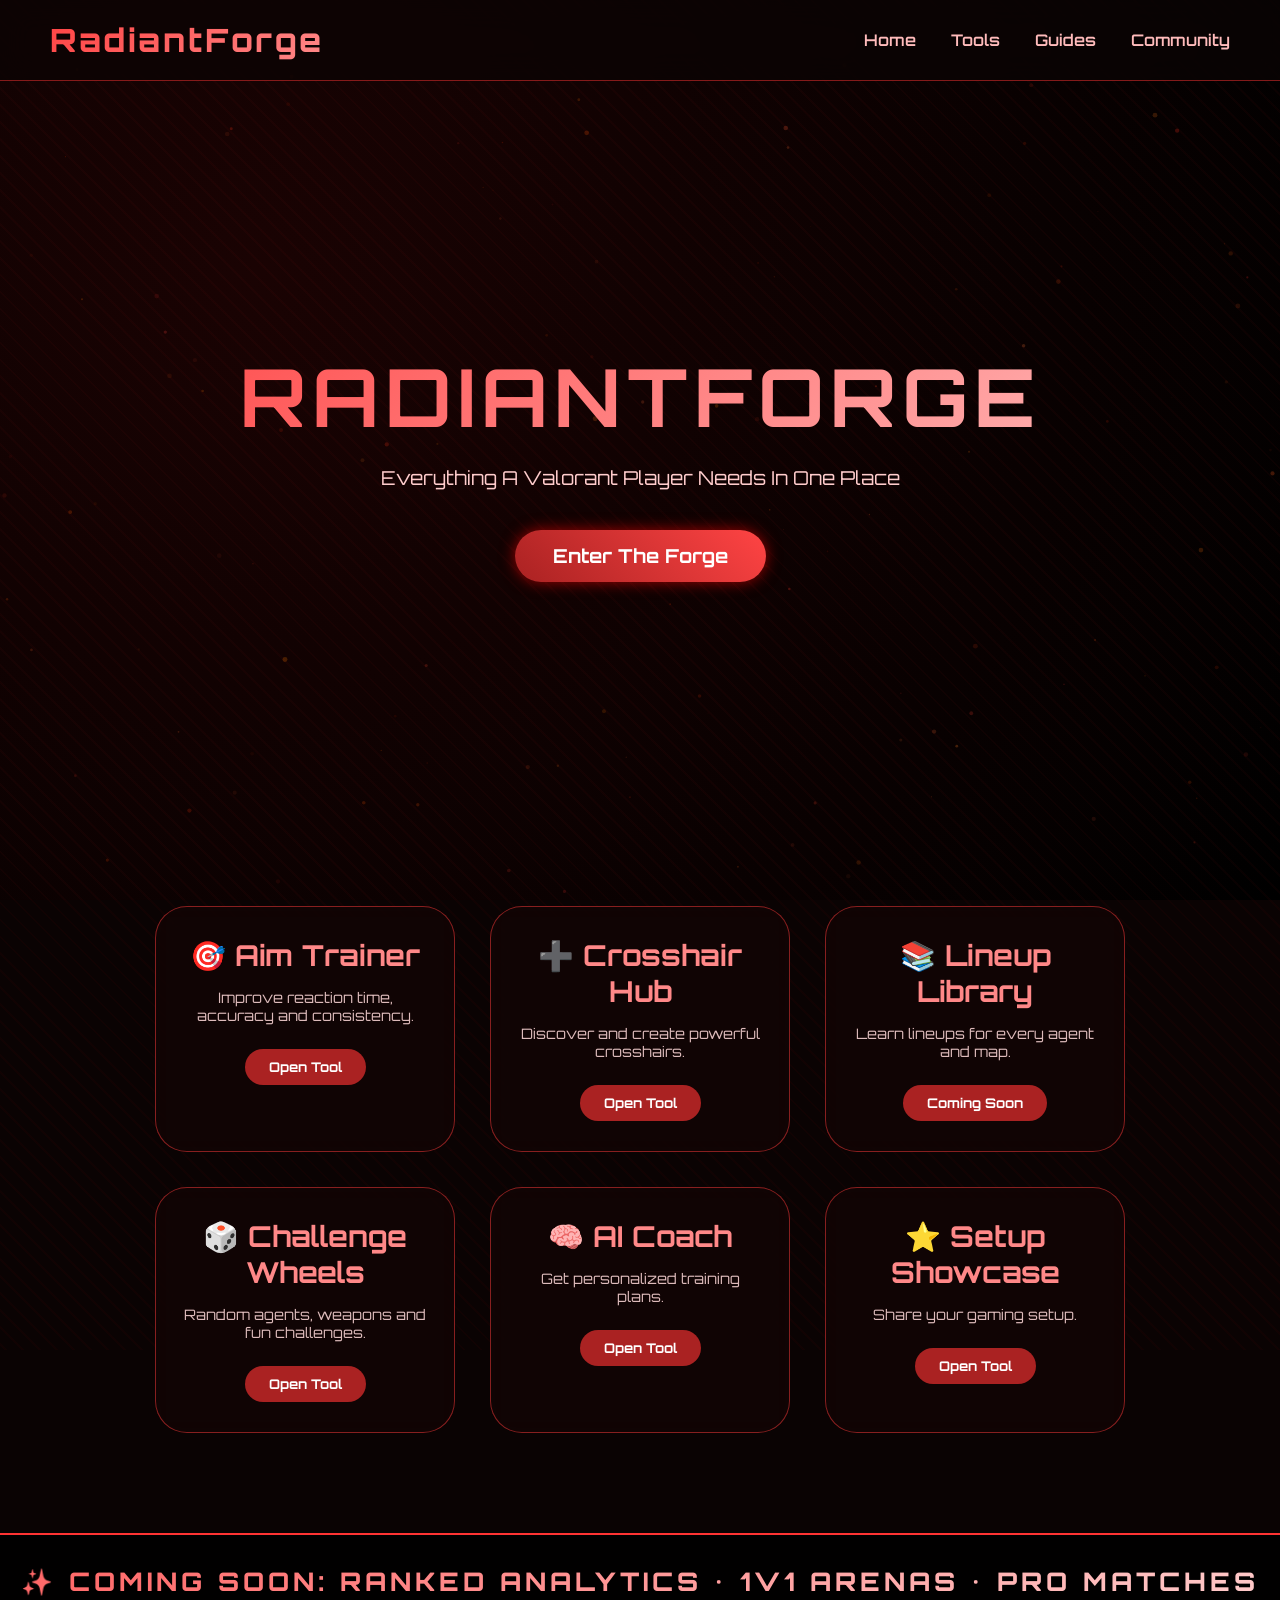
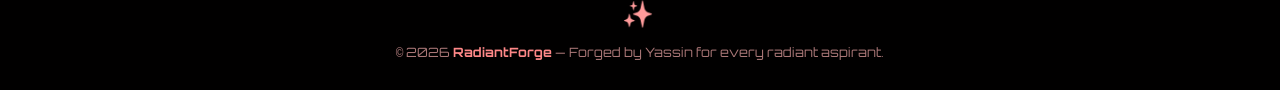
<file: index.html>
<!DOCTYPE html>
<html lang="ar">
<head>
    <meta charset="UTF-8">
    <meta name="viewport" content="width=device-width, initial-scale=1.0, user-scalable=yes">
    <title>RadiantForge | الرئيسية</title>
    <link href="https://fonts.googleapis.com/css2?family=Orbitron:wght@400;600;700;800;900&display=swap" rel="stylesheet">
    <style>
        * {
            margin: 0;
            padding: 0;
            box-sizing: border-box;
        }
        body {
            font-family: 'Orbitron', monospace;
            background: #0a0303;
            color: #f0f0f0;
            overflow-x: hidden;
        }
        .animated-bg {
            position: fixed;
            top: 0;
            left: 0;
            width: 100%;
            height: 100%;
            z-index: -2;
            background: radial-gradient(circle at 20% 30%, #1a0303, #000000);
        }
        .animated-bg::before {
            content: '';
            position: absolute;
            width: 200%;
            height: 200%;
            top: -50%;
            left: -50%;
            background: repeating-linear-gradient(45deg, rgba(255,30,30,0.03) 0px, rgba(255,30,30,0.03) 2px, transparent 2px, transparent 12px);
            animation: shiftMesh 30s linear infinite;
        }
        @keyframes shiftMesh {
            0% { transform: translate(0,0); }
            100% { transform: translate(80px,80px); }
        }
        #particleCanvas {
            position: fixed;
            top: 0;
            left: 0;
            width: 100%;
            height: 100%;
            pointer-events: none;
            z-index: -1;
            opacity: 0.5;
        }
        .navbar {
            display: flex;
            justify-content: space-between;
            align-items: center;
            padding: 20px 50px;
            background: rgba(10,5,5,0.7);
            backdrop-filter: blur(15px);
            border-bottom: 1px solid rgba(255,50,50,0.5);
            position: sticky;
            top: 0;
            z-index: 100;
        }
        .logo {
            font-size: 2rem;
            font-weight: 800;
            background: linear-gradient(135deg, #ff4444, #ff8888);
            -webkit-background-clip: text;
            background-clip: text;
            color: transparent;
            cursor: pointer;
            transition: 0.2s;
            letter-spacing: 3px;
        }
        .logo:hover {
            transform: scale(1.02);
            text-shadow: 0 0 25px red;
        }
        .nav-links {
            display: flex;
            gap: 35px;
            list-style: none;
        }
        .nav-links a {
            text-decoration: none;
            color: #ffbbbb;
            font-weight: 600;
            transition: 0.2s;
            cursor: pointer;
        }
        .nav-links a:hover {
            color: #ff3333;
            text-shadow: 0 0 8px red;
        }
        .hero {
            min-height: 85vh;
            display: flex;
            flex-direction: column;
            justify-content: center;
            align-items: center;
            text-align: center;
            padding: 20px;
        }
        .hero h1 {
            font-size: 5rem;
            background: linear-gradient(135deg, #ff5555, #ffaaaa);
            -webkit-background-clip: text;
            background-clip: text;
            color: transparent;
            letter-spacing: 6px;
            animation: fadeInUp 1s ease;
        }
        .hero p {
            font-size: 1.2rem;
            color: #ffcccc;
            margin-top: 20px;
            max-width: 700px;
            animation: fadeInUp 1s 0.1s backwards;
        }
        .hero-btn {
            margin-top: 40px;
            background: linear-gradient(45deg, #aa2222, #ff4444);
            border: none;
            padding: 14px 38px;
            font-size: 1.2rem;
            font-weight: bold;
            font-family: 'Orbitron', monospace;
            color: white;
            border-radius: 60px;
            cursor: pointer;
            transition: 0.3s;
            box-shadow: 0 0 15px rgba(255,0,0,0.6);
        }
        .hero-btn:hover {
            transform: scale(1.05);
            box-shadow: 0 0 30px red;
        }
        .features {
            display: flex;
            flex-wrap: wrap;
            justify-content: center;
            gap: 35px;
            padding: 60px 40px;
            max-width: 1400px;
            margin: 0 auto;
        }
        .card {
            background: rgba(20,5,5,0.65);
            backdrop-filter: blur(12px);
            border: 1px solid rgba(255,60,60,0.5);
            border-radius: 32px;
            padding: 30px 25px;
            width: 300px;
            text-align: center;
            transition: 0.25s ease;
            cursor: pointer;
        }
        .card:hover {
            transform: translateY(-12px);
            border-color: #ff5555;
            box-shadow: 0 20px 35px rgba(255,0,0,0.3);
        }
        .card h2 { font-size: 1.8rem; color: #ff8888; margin-bottom: 15px; }
        .card p { color: #ddbbbb; font-size: 0.9rem; margin-bottom: 25px; }
        .card button {
            background: #aa2222;
            border: none;
            padding: 10px 24px;
            border-radius: 40px;
            color: white;
            font-weight: bold;
            font-family: 'Orbitron', monospace;
            cursor: pointer;
            transition: 0.2s;
        }
        .card button:hover {
            background: #ff3333;
            box-shadow: 0 0 12px red;
        }
        .forge-footer {
            background: rgba(0,0,0,0.85);
            backdrop-filter: blur(12px);
            border-top: 2px solid #ff3333;
            padding: 30px 20px;
            text-align: center;
            margin-top: 40px;
        }
        .coming-soon-glow {
            font-size: 1.6rem;
            font-weight: 800;
            background: linear-gradient(135deg, #ff6666, #ffcccc);
            -webkit-background-clip: text;
            background-clip: text;
            color: transparent;
            letter-spacing: 4px;
        }
        .footer-quote {
            color: #aa7777;
            font-size: 0.8rem;
            margin-top: 15px;
        }
        .radiant-link {
            cursor: pointer;
            color: #ff8888;
            font-weight: bold;
        }
        /* مودال المجتمع */
        .community-modal, .comingsoon-modal {
            display: none;
            position: fixed;
            top: 0;
            left: 0;
            width: 100%;
            height: 100%;
            background: rgba(0,0,0,0.85);
            backdrop-filter: blur(20px);
            justify-content: center;
            align-items: center;
            z-index: 1000;
        }
        .community-box, .comingsoon-box {
            background: #0f0505;
            border: 2px solid #ff4444;
            border-radius: 48px;
            max-width: 500px;
            width: 90%;
            padding: 35px 25px;
            text-align: center;
            position: relative;
            box-shadow: 0 0 60px rgba(255,0,0,0.4);
        }
        .close-community, .close-comingsoon {
            position: absolute;
            top: 20px;
            right: 30px;
            font-size: 35px;
            cursor: pointer;
            color: #ff7777;
            transition: 0.2s;
        }
        .close-community:hover, .close-comingsoon:hover {
            color: #ff3333;
        }
        .community-box h2, .comingsoon-box h2 {
            font-size: 2rem;
            color: #ff6666;
            margin-bottom: 10px;
        }
        .community-subtitle {
            color: #ffaaaa;
            margin-bottom: 25px;
        }
        .community-links {
            display: flex;
            flex-direction: column;
            gap: 18px;
            margin: 25px 0;
        }
        .community-card {
            display: flex;
            align-items: center;
            gap: 20px;
            background: #1f0a0a;
            padding: 15px 20px;
            border-radius: 28px;
            text-decoration: none;
            transition: 0.2s;
            border: 1px solid #aa4444;
        }
        .community-card span {
            font-size: 2rem;
        }
        .community-card h3 {
            margin: 0;
            color: #ffaaaa;
        }
        .community-card p {
            margin: 0;
            font-size: 0.7rem;
            color: #aa7777;
        }
        .community-card:hover:not(.disabled) {
            background: #ff2200;
            transform: scale(1.02);
        }
        .community-card.disabled {
            opacity: 0.6;
            cursor: default;
        }
        .forge-coming-soon {
            margin-top: 20px;
            font-style: italic;
            color: #ff8888;
            letter-spacing: 1px;
        }
        .progress-bar {
            background: #330000;
            border-radius: 60px;
            height: 6px;
            width: 100%;
            margin: 20px 0;
            overflow: hidden;
        }
        .progress-fill {
            width: 0%;
            height: 100%;
            background: linear-gradient(90deg, #ff4444, #ff8888);
            animation: loadingFake 3s infinite ease;
        }
        @keyframes loadingFake {
            0% { width: 5%; }
            50% { width: 70%; }
            100% { width: 5%; }
        }
        @keyframes fadeInUp {
            from { opacity: 0; transform: translateY(40px); }
            to { opacity: 1; transform: translateY(0); }
        }
        @media (max-width: 800px) {
            .navbar { padding: 15px 20px; }
            .hero h1 { font-size: 2.6rem; }
            .card { width: 260px; }
            .coming-soon-glow { font-size: 1.2rem; }
        }
    </style>
</head>
<body>
<div class="animated-bg"></div>
<canvas id="particleCanvas"></canvas>

<nav class="navbar">
    <div class="logo" id="radiantLogo">RadiantForge</div>
    <ul class="nav-links">
        <li><a href="#" id="homeLink">Home</a></li>
        <li><a href="#" id="toolsLink">Tools</a></li>
        <li><a href="#" id="guidesLink">Guides</a></li>
        <li><a href="#" id="communityLink">Community</a></li>
    </ul>
</nav>

<section class="hero">
    <h1>RADIANTFORGE</h1>
    <p>Everything A Valorant Player Needs In One Place</p>
    <button class="hero-btn" id="enterForgeBtn">Enter The Forge</button>
</section>

<section class="features" id="tools">
    <div class="card" data-page="aimtrainer.html">
        <h2>🎯 Aim Trainer</h2>
        <p>Improve reaction time, accuracy and consistency.</p>
        <button>Open Tool</button>
    </div>
    <div class="card" data-page="crosshair.html">
        <h2>➕ Crosshair Hub</h2>
        <p>Discover and create powerful crosshairs.</p>
        <button>Open Tool</button>
    </div>
    <!-- Lineup Library -> Coming Soon Modal -->
    <div class="card" id="lineupCard">
        <h2>📚 Lineup Library</h2>
        <p>Learn lineups for every agent and map.</p>
        <button>Coming Soon</button>
    </div>
    <div class="card" data-page="wheels.html">
        <h2>🎲 Challenge Wheels</h2>
        <p>Random agents, weapons and fun challenges.</p>
        <button>Open Tool</button>
    </div>
    <div class="card" data-page="aicoach.html">
        <h2>🧠 AI Coach</h2>
        <p>Get personalized training plans.</p>
        <button>Open Tool</button>
    </div>
    <!-- Setup Showcase -> يعمل بشكل طبيعي -->
    <div class="card" data-page="setupshowcase.html">
        <h2>⭐ Setup Showcase</h2>
        <p>Share your gaming setup.</p>
        <button>Open Tool</button>
    </div>
</section>

<footer class="forge-footer">
    <div class="coming-soon-glow">✨ COMING SOON: RANKED ANALYTICS • 1V1 ARENAS • PRO MATCHES ✨</div>
    <div class="footer-quote">© 2026 <span class="radiant-link" id="footerRadiant">RadiantForge</span> — Forged by Yassin for every radiant aspirant.</div>
</footer>

<!-- مودال المجتمع -->
<div id="communityModal" class="community-modal">
    <div class="community-box">
        <span class="close-community">&times;</span>
        <h2>JOIN THE FORGE</h2>
        <p class="community-subtitle">Become part of RadiantForge Community</p>
        <div class="community-links">
            <a class="community-card" href="https://www.youtube.com/@Fasel-wnawasel" target="_blank">
                <span>▶</span>
                <div>
                    <h3>YouTube</h3>
                    <p>Channel</p>
                </div>
            </a>
            <a class="community-card" href="https://www.instagram.com/ysynshrf439/" target="_blank">
                <span>◎</span>
                <div>
                    <h3>Instagram</h3>
                    <p>Profile</p>
                </div>
            </a>
            <div class="community-card disabled">
                <span>◈</span>
                <div>
                    <h3>Discord</h3>
                    <p>Coming Soon</p>
                </div>
            </div>
        </div>
        <div class="forge-coming-soon">✦ More Features Are Forging... ✦</div>
    </div>
</div>

<!-- مودال Coming Soon لـ Lineup Library -->
<div id="comingsoonModal" class="comingsoon-modal">
    <div class="comingsoon-box">
        <span class="close-comingsoon">&times;</span>
        <div style="font-size:3rem;">📚</div>
        <h2>Coming Soon</h2>
        <p>Lineup Library is currently under construction. We're gathering the best lineups for every agent and map. Stay tuned for the ultimate lineup tool!</p>
        <div class="progress-bar"><div class="progress-fill"></div></div>
        <button class="close-comingsoon-btn" style="background:#ff2200; border:none; padding:10px 24px; border-radius:40px; cursor:pointer; margin-top:10px;">Got it 🔥</button>
    </div>
</div>

<script>
    // جسيمات الخلفية
    const canvas = document.getElementById('particleCanvas');
    const ctx = canvas.getContext('2d');
    let width, height, particles = [];
    function resizeCanvas() {
        width = window.innerWidth;
        height = window.innerHeight;
        canvas.width = width;
        canvas.height = height;
    }
    class Particle {
        constructor() {
            this.x = Math.random() * width;
            this.y = Math.random() * height;
            this.size = Math.random() * 2 + 0.5;
            this.speedX = (Math.random() - 0.5) * 0.3;
            this.speedY = (Math.random() - 0.5) * 0.2;
            this.color = `rgba(255, ${Math.random()*80+50}, ${Math.random()*60}, ${Math.random()*0.4+0.1})`;
        }
        update() {
            this.x += this.speedX;
            this.y += this.speedY;
            if (this.x < 0) this.x = width;
            if (this.x > width) this.x = 0;
            if (this.y < 0) this.y = height;
            if (this.y > height) this.y = 0;
        }
        draw() {
            ctx.beginPath();
            ctx.arc(this.x, this.y, this.size, 0, Math.PI*2);
            ctx.fillStyle = this.color;
            ctx.fill();
        }
    }
    function initParticles() {
        particles = [];
        let count = Math.min(350, Math.floor(width * height / 8000));
        for (let i=0; i<count; i++) particles.push(new Particle());
    }
    function animateParticles() {
        if (!ctx) return;
        ctx.clearRect(0, 0, width, height);
        particles.forEach(p => { p.update(); p.draw(); });
        requestAnimationFrame(animateParticles);
    }
    window.addEventListener('resize', () => { resizeCanvas(); initParticles(); });
    resizeCanvas(); initParticles(); animateParticles();

    // الانتقال إلى الصفحات (للبطاقات التي لها data-page)
    function navigateTo(page) {
        window.location.href = `pages/${page}`;
    }
    document.querySelectorAll('.card[data-page]').forEach(card => {
        const page = card.getAttribute('data-page');
        card.addEventListener('click', () => navigateTo(page));
    });
    document.getElementById('enterForgeBtn').addEventListener('click', () => {
        document.getElementById('tools').scrollIntoView({ behavior: 'smooth' });
    });
    document.getElementById('homeLink').addEventListener('click', () => window.scrollTo({ top: 0, behavior: 'smooth' }));
    document.getElementById('toolsLink').addEventListener('click', () => document.getElementById('tools').scrollIntoView({ behavior: 'smooth' }));
    document.getElementById('guidesLink').addEventListener('click', () => navigateTo('guides.html'));

    // ========== مودال المجتمع ==========
    const modalCommunity = document.getElementById('communityModal');
    const communityBtn = document.getElementById('communityLink');
    const closeCommunity = document.querySelector('.close-community');
    function openCommunityModal() { modalCommunity.style.display = 'flex'; }
    function closeCommunityModal() { modalCommunity.style.display = 'none'; }
    if (communityBtn) communityBtn.addEventListener('click', openCommunityModal);
    if (closeCommunity) closeCommunity.addEventListener('click', closeCommunityModal);
    window.addEventListener('click', (e) => { if (e.target === modalCommunity) closeCommunityModal(); });

    // ========== مودال Coming Soon لـ Lineup Library ==========
    const modalComingSoon = document.getElementById('comingsoonModal');
    const lineupCard = document.getElementById('lineupCard');
    const closeComingSoon = document.querySelector('.close-comingsoon');
    const closeBtn = document.querySelector('.close-comingsoon-btn');

    function openComingSoonModal() {
        modalComingSoon.style.display = 'flex';
    }
    function closeComingSoonModal() {
        modalComingSoon.style.display = 'none';
    }
    if (lineupCard) {
        lineupCard.addEventListener('click', openComingSoonModal);
    }
    if (closeComingSoon) closeComingSoon.addEventListener('click', closeComingSoonModal);
    if (closeBtn) closeBtn.addEventListener('click', closeComingSoonModal);
    window.addEventListener('click', (e) => { if (e.target === modalComingSoon) closeComingSoonModal(); });

    // العودة للرئيسية عبر الشعار
    const goHome = () => window.location.href = window.location.pathname;
    document.getElementById('radiantLogo').addEventListener('click', goHome);
    document.getElementById('footerRadiant').addEventListener('click', goHome);
</script>
</body>
</html>
</file>
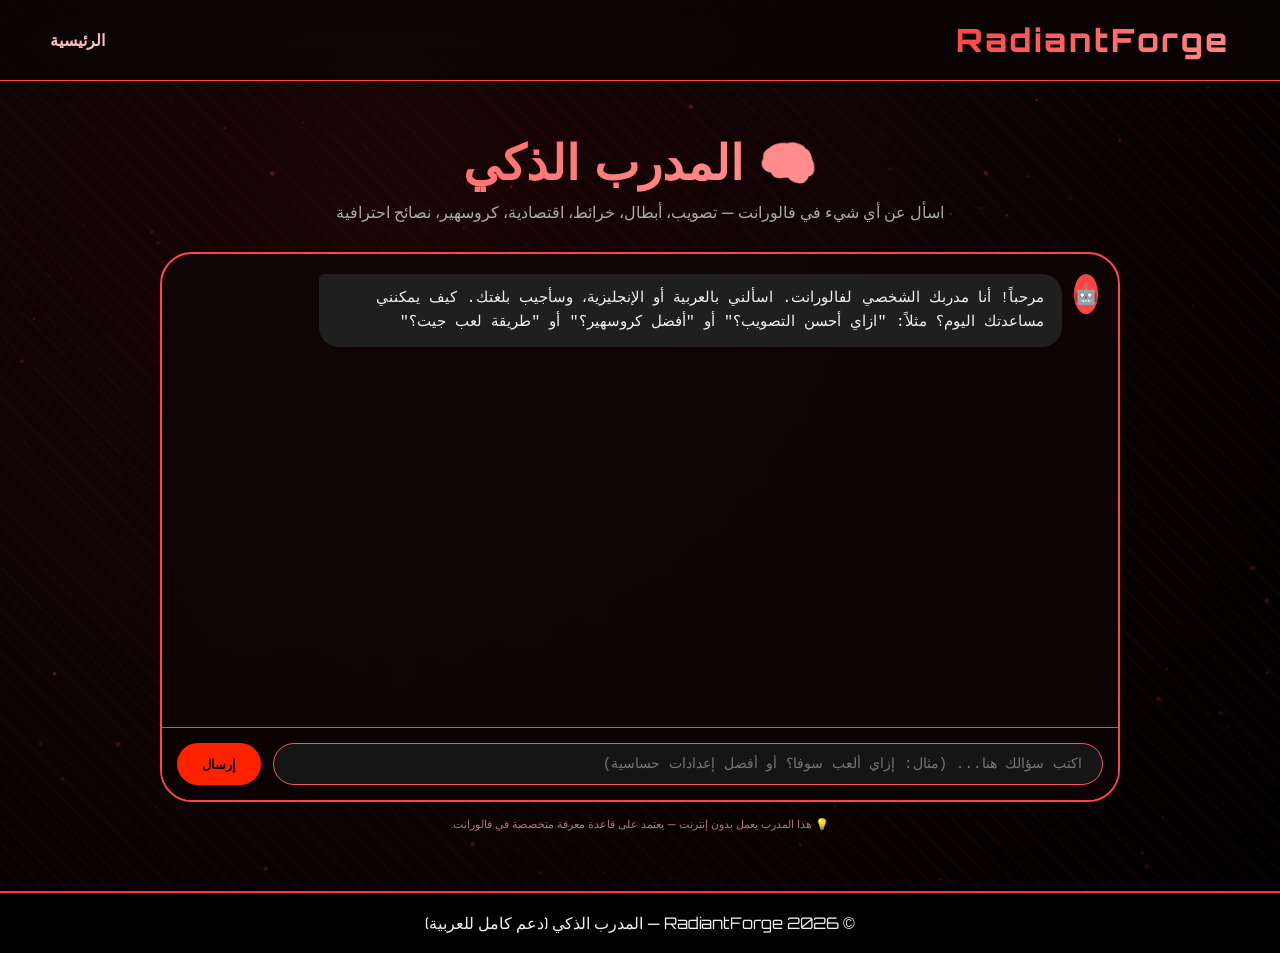
<file: pages/aicoach.html>
<!DOCTYPE html>
<html lang="ar" dir="rtl">
<head>
    <meta charset="UTF-8">
    <meta name="viewport" content="width=device-width, initial-scale=1.0, user-scalable=yes">
    <title>RadiantForge - المدرب الذكي (عربي)</title>
    <link href="https://fonts.googleapis.com/css2?family=Orbitron:wght@400;600;700;800;900&display=swap" rel="stylesheet">
    <style>
        * {
            margin: 0;
            padding: 0;
            box-sizing: border-box;
        }
        body {
            font-family: 'Orbitron', 'Tahoma', sans-serif;
            background: #0a0303;
            color: #f0f0f0;
            overflow-x: hidden;
        }
        .hero-bg {
            position: fixed;
            top: 0;
            left: 0;
            width: 100%;
            height: 100%;
            z-index: -2;
            background: radial-gradient(circle at 30% 20%, #1a0505, #000000);
        }
        .hero-bg::before {
            content: '';
            position: absolute;
            width: 200%;
            height: 200%;
            top: -50%;
            left: -50%;
            background: repeating-linear-gradient(45deg, rgba(255,40,40,0.03) 0px, rgba(255,40,40,0.03) 3px, transparent 3px, transparent 15px);
            animation: drift 40s linear infinite;
        }
        @keyframes drift {
            0% { transform: translate(0,0); }
            100% { transform: translate(100px, 100px); }
        }
        #particleField {
            position: fixed;
            top: 0;
            left: 0;
            width: 100%;
            height: 100%;
            pointer-events: none;
            z-index: -1;
            opacity: 0.45;
        }
        .navbar {
            display: flex;
            justify-content: space-between;
            align-items: center;
            padding: 20px 50px;
            background: rgba(10,5,5,0.75);
            backdrop-filter: blur(15px);
            border-bottom: 1px solid #ff4444;
            position: sticky;
            top: 0;
            z-index: 100;
        }
        .logo {
            font-size: 2rem;
            font-weight: 800;
            background: linear-gradient(135deg, #ff4444, #ff8888);
            -webkit-background-clip: text;
            background-clip: text;
            color: transparent;
            cursor: pointer;
            letter-spacing: 3px;
        }
        .nav-links {
            display: flex;
            gap: 35px;
            list-style: none;
        }
        .nav-links a {
            text-decoration: none;
            color: #ffbbbb;
            font-weight: 600;
            transition: 0.2s;
        }
        .nav-links a:hover {
            color: #ff3333;
            text-shadow: 0 0 5px red;
        }
        .container {
            max-width: 1000px;
            margin: 30px auto;
            padding: 20px;
        }
        .title {
            text-align: center;
            font-size: 3rem;
            background: linear-gradient(135deg, #ff5555, #ffaaaa);
            -webkit-background-clip: text;
            background-clip: text;
            color: transparent;
            margin-bottom: 10px;
        }
        .subtitle {
            text-align: center;
            color: #aaa;
            margin-bottom: 30px;
        }
        .chat-container {
            background: rgba(15, 5, 5, 0.7);
            backdrop-filter: blur(12px);
            border: 2px solid #ff4444;
            border-radius: 32px;
            overflow: hidden;
            display: flex;
            flex-direction: column;
            height: 550px;
        }
        .chat-messages {
            flex: 1;
            overflow-y: auto;
            padding: 20px;
            display: flex;
            flex-direction: column;
            gap: 15px;
        }
        .message {
            display: flex;
            gap: 12px;
            max-width: 85%;
        }
        .message.user {
            align-self: flex-end;
            flex-direction: row-reverse;
        }
        .message.ai {
            align-self: flex-start;
        }
        .avatar {
            width: 40px;
            height: 40px;
            border-radius: 50%;
            background: #ff4444;
            display: flex;
            align-items: center;
            justify-content: center;
            font-size: 1.2rem;
        }
        .message.user .avatar {
            background: #333;
        }
        .bubble {
            background: #1f1f1f;
            padding: 12px 18px;
            border-radius: 20px;
            border-top-left-radius: 5px;
            word-wrap: break-word;
            line-height: 1.6;
            font-family: monospace;
            font-size: 0.95rem;
            text-align: right;
        }
        .message.user .bubble {
            background: #ff2200;
            color: white;
            border-top-right-radius: 5px;
            border-top-left-radius: 20px;
        }
        .typing {
            font-style: italic;
            opacity: 0.7;
        }
        .chat-input-area {
            display: flex;
            gap: 12px;
            padding: 15px;
            background: #0a0202;
            border-top: 1px solid #ff4444;
        }
        .chat-input-area input {
            flex: 1;
            background: #151515;
            border: 1px solid #ff5555;
            border-radius: 40px;
            padding: 12px 20px;
            color: white;
            font-family: monospace;
            font-size: 0.9rem;
            text-align: right;
        }
        .chat-input-area input:focus {
            outline: none;
            border-color: #ff8888;
        }
        .chat-input-area button {
            background: #ff2200;
            border: none;
            padding: 0 25px;
            border-radius: 40px;
            font-weight: bold;
            cursor: pointer;
            font-family: 'Orbitron', monospace;
            transition: 0.2s;
        }
        .chat-input-area button:hover {
            background: #ff5555;
            transform: scale(1.02);
        }
        .forge-footer {
            background: rgba(0,0,0,0.85);
            backdrop-filter: blur(12px);
            border-top: 2px solid #ff3333;
            padding: 20px;
            text-align: center;
            margin-top: 40px;
        }
        .small-note {
            font-size: 0.7rem;
            color: #aa7777;
            text-align: center;
            margin-top: 15px;
        }
        @media (max-width: 750px) {
            .navbar { padding: 15px 20px; }
            .container { padding: 10px; }
            .chat-container { height: 480px; }
        }
    </style>
</head>
<body>
<div class="hero-bg"></div>
<canvas id="particleField"></canvas>

<nav class="navbar">
    <div class="logo" id="radiantLogo">RadiantForge</div>
    <ul class="nav-links">
        <li><a href="../index.html">الرئيسية</a></li>
    </ul>
</nav>

<div class="container">
    <h1 class="title">🧠 المدرب الذكي</h1>
    <p class="subtitle">اسأل عن أي شيء في فالورانت — تصويب، أبطال، خرائط، اقتصادية، كروسهير، نصائح احترافية</p>

    <div class="chat-container">
        <div class="chat-messages" id="chatMessages">
            <div class="message ai">
                <div class="avatar">🤖</div>
                <div class="bubble">مرحباً! أنا مدربك الشخصي لفالورانت. اسألني بالعربية أو الإنجليزية، وسأجيب بلغتك. كيف يمكنني مساعدتك اليوم؟ مثلاً: "ازاي أحسن التصويب؟" أو "أفضل كروسهير؟" أو "طريقة لعب جيت؟"</div>
            </div>
        </div>
        <div class="chat-input-area">
            <input type="text" id="userInput" placeholder="اكتب سؤالك هنا... (مثال: إزاي ألعب سوفا؟ أو أفضل إعدادات حساسية)" autocomplete="off">
            <button id="sendBtn">إرسال</button>
        </div>
    </div>
    <div class="small-note">
        💡 هذا المدرب يعمل بدون إنترنت — يعتمد على قاعدة معرفة متخصصة في فالورانت.
    </div>
</div>

<footer class="forge-footer">
    <div class="footer-copy">© 2026 RadiantForge — المدرب الذكي (دعم كامل للعربية)</div>
</footer>

<script>
    // جسيمات الخلفية
    const canvas = document.getElementById('particleField');
    const ctx = canvas.getContext('2d');
    let w, h, particles = [];
    function resizeCanvas() {
        w = window.innerWidth;
        h = window.innerHeight;
        canvas.width = w;
        canvas.height = h;
    }
    class Particle {
        constructor() {
            this.x = Math.random() * w;
            this.y = Math.random() * h;
            this.r = Math.random() * 2 + 0.5;
            this.vx = (Math.random() - 0.5) * 0.25;
            this.vy = (Math.random() - 0.5) * 0.2;
            this.alpha = Math.random() * 0.5 + 0.1;
        }
        update() {
            this.x += this.vx;
            this.y += this.vy;
            if (this.x < 0) this.x = w;
            if (this.x > w) this.x = 0;
            if (this.y < 0) this.y = h;
            if (this.y > h) this.y = 0;
        }
        draw() {
            ctx.beginPath();
            ctx.arc(this.x, this.y, this.r, 0, Math.PI*2);
            ctx.fillStyle = `rgba(255, 80, 80, ${this.alpha})`;
            ctx.fill();
        }
    }
    function initParticles() {
        particles = [];
        let count = Math.min(350, Math.floor(w * h / 7000));
        for (let i=0; i<count; i++) particles.push(new Particle());
    }
    function animateParticles() {
        if (!ctx) return;
        ctx.clearRect(0, 0, w, h);
        particles.forEach(p => { p.update(); p.draw(); });
        requestAnimationFrame(animateParticles);
    }
    window.addEventListener('resize', () => { resizeCanvas(); initParticles(); });
    resizeCanvas(); initParticles(); animateParticles();

    document.getElementById('radiantLogo').addEventListener('click', () => {
        window.location.href = '../index.html';
    });

    // ------------------- محرك الردود الذكي (عربي + إنجليزي) -------------------
    function detectLanguage(text) {
        // بسيط: إذا احتوى النص على أحرف عربية
        const arabicPattern = /[\u0600-\u06FF]/;
        return arabicPattern.test(text) ? 'ar' : 'en';
    }

    function getResponse(userMessage, lang) {
        const msg = userMessage.toLowerCase().trim();
        
        // قاعدة عربية (الأولوية للعربية)
        if (lang === 'ar') {
            // تصويب وتدريب
            if (msg.includes('تصويب') || msg.includes('aim') || msg.includes('تدريب تصويب') || msg.includes('ازاي احسن التصويب')) {
                return "🎯 **لتحسين التصويب:**\n1- تدرب في The Range على 100 هدف بالدروع.\n2- العب Deathmatch بمسدس Sheriff فقط.\n3- استخدم Aim Lab أوkova مدرب خارجي.\n4- قلل الحساسية (معظم المحترفين 200-400 eDPI).\n5- حافظ على مستوى الكروسهير عند مستوى الرأس دائماً.";
            }
            if (msg.includes('كروسهير') || msg.includes('crosshair') || msg.includes('علامة التصويب')) {
                return "🔫 **نصائح الكروسهير:**\nاستخدم كروسهير صغير وثابت (مثل 1-4-2-2). تجنب الإطارات وحركة التصويب. رموز مشهورة: 0;P;c;5;o;1;0l;4;0o;2;0a;1;0f;0;1b;0. جرب ستايل TenZ أو Cryocells. الألوان الأفضل: أخضر، سماوي، أو أبيض.";
            }
            if (msg.includes('حساسية') || msg.includes('sensitivity') || msg.includes('sen')) {
                return "⚙️ **إعدادات الحساسية:**\nمعظم المحترفين يستخدمون 0.3-0.5 عند 800 DPI (ما يعادل 240-400 eDPI). ابدأ بـ 0.4 على 800 DPI ثم اضبط ±0.05. يجب أن تتمكن من عمل 180 درجة بمسحة واحدة للماوس.";
            }
            if (msg.includes('وضعية') || msg.includes('position') || msg.includes('زاوية') || msg.includes('تمركز')) {
                return "📐 **التمركز الصحيح:**\nألعب دائماً بالقرب من الغطاء، وتجنب المساحات المفتوحة. استخدم زوايا غير متوقعة بعد التصويب. لا تكرر نفس الزاوية مرتين. عند الدفاع، غيّر مواقعك كل جولة.";
            }
            if (msg.includes('تضبيط') || msg.includes('recoil') || msg.includes('ركلات') || msg.includes('سبري')) {
                return "💥 **التحكم في الارتداد:**\nفاندال: اسحب للأسفل قليلاً بعد 3 طلقات. فانتوم: ارتداد أسهل، اسحب للأسفل واليسار. تدرب على رشقات من 10 طلقات في الرينج حتى تتجمع الطلقات في دائرة صغيرة.";
            }
            if (msg.includes('بطل') || msg.includes('agent') || msg.includes('شخصية') || msg.includes('أبطال')) {
                return "🦸 **اختيار الأبطال:**\nأتقن 2-3 أبطال لكل دور. للمبتدئين: سيج، بريمستون، فينيكس. للاعبين المنفردين: رينا أو تشامبر. جيت: ممتازة للمسابقات. سوفا: ممتاز للاستطلاع. فايبر: ممتاز للسيطرة على الموقع.";
            }
            if (msg.includes('اقتصاد') || msg.includes('اقتصادية') || msg.includes('فلوس') || msg.includes('money')) {
                return "💰 **دليل الاقتصاد:**\nاشتري كاملاً عند 3900-4500. ألعب قوة بعد فوز جولة المسدس. ادخر بعد خسارة جولتين. اشتر خفيف (سبكتر + درع خفيف) إذا الفريق فلوسه قليلة. تواصل مع فريقك!";
            }
            if (msg.includes('خريطة') || msg.includes('map') || msg.includes('أسنت') || msg.includes('بيند') || msg.includes('هايفن')) {
                return "🗺️ **السيطرة على الخرائط:**\nأتعلم الدخانات والقنابل الأساسية لكل موقع. في أسنت، تحكم في المنتصف. في بيند، استخدم الناقل الآني للدوران السريع. في هايفن، دافع A short و C long بإحكام. ضع خطة لكل موقع.";
            }
            if (msg.includes('إحساس') || msg.includes('game sense') || msg.includes('حدس') || msg.includes('ذكاء')) {
                return "🧠 **تحسين الإحساس باللعبة:**\nانظر إلى الخريطة كل 3 ثوانٍ. توقع أماكن الأعداء بناءً على الوقت. استخدم عملية الاستبعاد. بعد موتك، فكر: 'لماذا مت؟' شاهد فيديوهات المحترفين واسأل نفسك 'ماذا كنت سأفعل هنا؟'";
            }
            if (msg.includes('vandal') || msg.includes('فاندال') && msg.includes('فانتوم')) {
                return "🔫 **فاندال ضد فانتوم:**\nفاندال: تقتل برأس من أي مسافة، أفضل للمواجهات البعيدة. فانتوم: بدون أثر رصاص، ارتداد أسهل، تضرب رأس 140 بين 15-30 متراً. اختر فاندال إذا كنت تحب التصويب الفردي، وفانتوم إذا كنت تحب الرش أو اللعب في الدخان.";
            }
            if (msg.includes('نفسية') || msg.includes('mental') || msg.includes('تilt') || msg.includes('غضب')) {
                return "🧘 **نصائح نفسية:**\nخذ استراحة بعد خسارتين متتاليتين. اكتم أو كتم اللاعبين السامين فوراً. تنفس بعمق بين الجولات. ركز على تحسينك أنت وليس على الرتبة. العب لتتعلم وليس لتفوز.";
            }
            if (msg.includes('روتين') || msg.includes('تدريب يومي') || msg.includes('practice')) {
                return "📅 **الروتين اليومي (30 دقيقة):**\n5 دقائق رينج (أهداف)، 10 دقائق Deathmatch بمسدس فقط، 10 دقائق Unrated مع التركيز على وضع الكروسهير، 5 دقائق مراجعة فيديو لمباراتك. تسخين قبل الرانكد!";
            }
            if (msg.includes('رتبة') || msg.includes('rank') || msg.includes('تسلق') || msg.includes('تقدم')) {
                return "📈 **لتسلق الرتب:**\nركز على 3 أشياء: وضع الكروسهير، تبادل القتلات، واستخدام الأدوات. توقف عن اللعب بعد خسارتين متتاليتين. العب مع صديق (duo) مع تواصل جيد. راجع مباراة خاسرة واحدة يومياً.";
            }
            if (msg.includes('جيت') || msg.includes('jett')) {
                return "🌪️ **نصائح جيت:**\nاستخدم القفزة النفاثة + الدخان لتصويبات غير متوقعة. لا تنقض في الموقع مباشرة - انقض على الصناديق أو خلف دخان. تدرب على قنص + انقضاض في لعبة مخصصة.";
            }
            if (msg.includes('سوفا') || msg.includes('sova')) {
                return "🏹 **نصائح سوفا:**\nتعلم على الأقل 3 قنابل صادمة لكل موقع. استخدم القنابل الاستطلاعية عالياً أو منخفضة لتجنب إطلاق النار عليها. تدرب على القنابل المزدوجة. استخدم الدرون قبل الدخول.";
            }
            if (msg.includes('فايبر') || msg.includes('viper')) {
                return "🐍 **نصائح فايبر:**\nاستخدم الكرة للحجب الأحادي. تعلم الخطوط لإدارة الوقود بعد زرع القنبلة. الجدار يجب أن يقطع رؤية المدافعين. يمكنك التقاط الكرة وإعادة استخدامها.";
            }
            if (msg.includes('كيلجوي') || msg.includes('killjoy')) {
                return "🤖 **إعدادات كيلجوي:**\nضع منبه + سرب معاً لقتلات سريعة. اخفِ الأدوات في أماكن غير متوقعة. استرجع الأدوات قبل الدوران. الألتي تمنع الزرع/الفك — استخدمه بعد الزرع.";
            }
            // تحيات
            if (msg.includes('سلام') || msg.includes('مرحب') || msg.includes('هلا') || msg.includes('السلام') || msg.includes('اهلا')) {
                return "👋 وعليكم السلام! كيف أقدر أساعدك في فالورانت اليوم؟ اسأل عن أي شيء.";
            }
            if (msg.includes('شكرا') || msg.includes('thank')) {
                return "🙏 العفو! أنا هنا لمساعدتك دائمًا. أي سؤال آخر؟";
            }
            // رد عام بالعربية
            return "🤔 عذراً، لم أفهم سؤالك تماماً. حاول أن تسأل عن: التصويب، الكروسهير، الحساسية، الأبطال، الخرائط، الاقتصاد، أو النصائح الذهنية. سأجيبك بأفضل ما عندي!";
        }
        
        // ---------- الإنجليزية (إذا اكتشفنا لغة إنجليزية) ----------
        else {
            // Same English responses as before, concise
            if (msg.includes('aim') || msg.includes('how to improve aim')) return "🎯 To improve aim: 1) Range with armor. 2) Sheriff Deathmatch. 3) Aim Lab grid shot. 4) Lower sensitivity (200-400 eDPI). 5) Crosshair at head level.";
            if (msg.includes('crosshair')) return "🔫 Crosshair tips: small static (1-4-2-2). Avoid outline/movement error. Popular codes: 0;P;c;5;o;1;0l;4;0o;2;0a;1;0f;0;1b;0.";
            if (msg.includes('sensitivity')) return "⚙️ Sensitivity: 0.3-0.5 at 800 DPI (240-400 eDPI). Start 0.4 @800, adjust ±0.05. You should 180° with one swipe.";
            if (msg.includes('position')) return "📐 Positioning: stay near cover, avoid open spaces, hold off-angles, don't double-peek, switch positions each round.";
            if (msg.includes('spray') || msg.includes('recoil')) return "💥 Recoil: Vandal pull down after 3 shots. Phantom down-left. Practice 10-bursts in Range.";
            if (msg.includes('agent')) return "🦸 Agent tip: Master 2-3 agents. Beginners: Sage, Brim, Phoenix. Solo carry: Reyna or Chamber.";
            if (msg.includes('economy')) return "💰 Economy: Full buy at 3900. Force after pistol win. Save after 2 losses. Light buy (Spectre + light) if team low. Communicate!";
            if (msg.includes('map')) return "🗺️ Map control: Learn default smokes/lineups. Ascent: control mid. Bind: use teleporters. Haven: defend A short and C long.";
            if (msg.includes('game sense')) return "🧠 Game sense: Watch minimap every 3 sec. Predict enemy positions. After death, think 'Why?' Watch pro VODs.";
            if (msg.includes('vandal') && msg.includes('phantom')) return "🔫 Vandal vs Phantom: Vandal one-tap any range. Phantom no tracers, better spray, 140 headshot at 15-30m.";
            if (msg.includes('mental')) return "🧘 Mental: break after 2 losses, mute toxic players, breathe, focus on improvement not rank.";
            if (msg.includes('practice') || msg.includes('routine')) return "📅 Daily routine: 5min Range, 10min Sheriff DM, 10min Unrated (crosshair focus), 5min VOD review.";
            if (msg.includes('rank') || msg.includes('climb')) return "📈 Climbing: Focus on crosshair placement, trading, utility usage. Stop after 2 losses. Duo with comms. Review 1 loss daily.";
            if (msg.includes('jett')) return "🌪️ Jett: updraft+smoke for unexpected peaks, dash onto boxes/smoke, practice OP+dash.";
            if (msg.includes('sova')) return "🏹 Sova: learn 3 shock darts per site, recon high/low, double shocks, drone before entry.";
            if (msg.includes('viper')) return "🐍 Viper: orb for one-ways, learn post-plant fuel lineups, wall cuts defender vision, pick up orb.";
            if (msg.includes('killjoy')) return "🤖 Killjoy: alarmbot+nanoswarm for kills, hide utility, recall before rotate, ult denies plant/defuse.";
            if (msg.includes('hello') || msg.includes('hi') || msg.includes('hey')) return "👋 Hello! Ask me any VALORANT question. I can help with aim, agents, economy, maps, and more.";
            if (msg.includes('thank')) return "🙏 You're welcome! Happy to help.";
            return "🤔 I'm not sure about that. Could you rephrase? Ask about aim, crosshair, agents, maps, economy, positioning, recoil, or game sense.";
        }
    }

    // ----- نظام الشات -----
    const chatMessagesDiv = document.getElementById('chatMessages');
    const userInput = document.getElementById('userInput');
    const sendBtn = document.getElementById('sendBtn');

    function addMessage(role, text) {
        const messageDiv = document.createElement('div');
        messageDiv.className = `message ${role}`;
        const avatar = document.createElement('div');
        avatar.className = 'avatar';
        avatar.innerText = role === 'user' ? '👤' : '🤖';
        const bubble = document.createElement('div');
        bubble.className = 'bubble';
        bubble.innerText = text;
        messageDiv.appendChild(avatar);
        messageDiv.appendChild(bubble);
        chatMessagesDiv.appendChild(messageDiv);
        chatMessagesDiv.scrollTop = chatMessagesDiv.scrollHeight;
    }

    async function sendMessage() {
        const text = userInput.value.trim();
        if (!text) return;
        addMessage('user', text);
        userInput.value = '';
        
        // مؤشر كتابة
        const typingDiv = document.createElement('div');
        typingDiv.className = 'message ai';
        typingDiv.innerHTML = `<div class="avatar">🤖</div><div class="bubble typing">✍️ جاري التفكير...</div>`;
        chatMessagesDiv.appendChild(typingDiv);
        chatMessagesDiv.scrollTop = chatMessagesDiv.scrollHeight;
        
        await new Promise(resolve => setTimeout(resolve, 500));
        const lang = detectLanguage(text);
        const reply = getResponse(text, lang);
        typingDiv.remove();
        addMessage('ai', reply);
    }

    sendBtn.addEventListener('click', sendMessage);
    userInput.addEventListener('keypress', (e) => {
        if (e.key === 'Enter') sendMessage();
    });
</script>
</body>
</html>
</file>
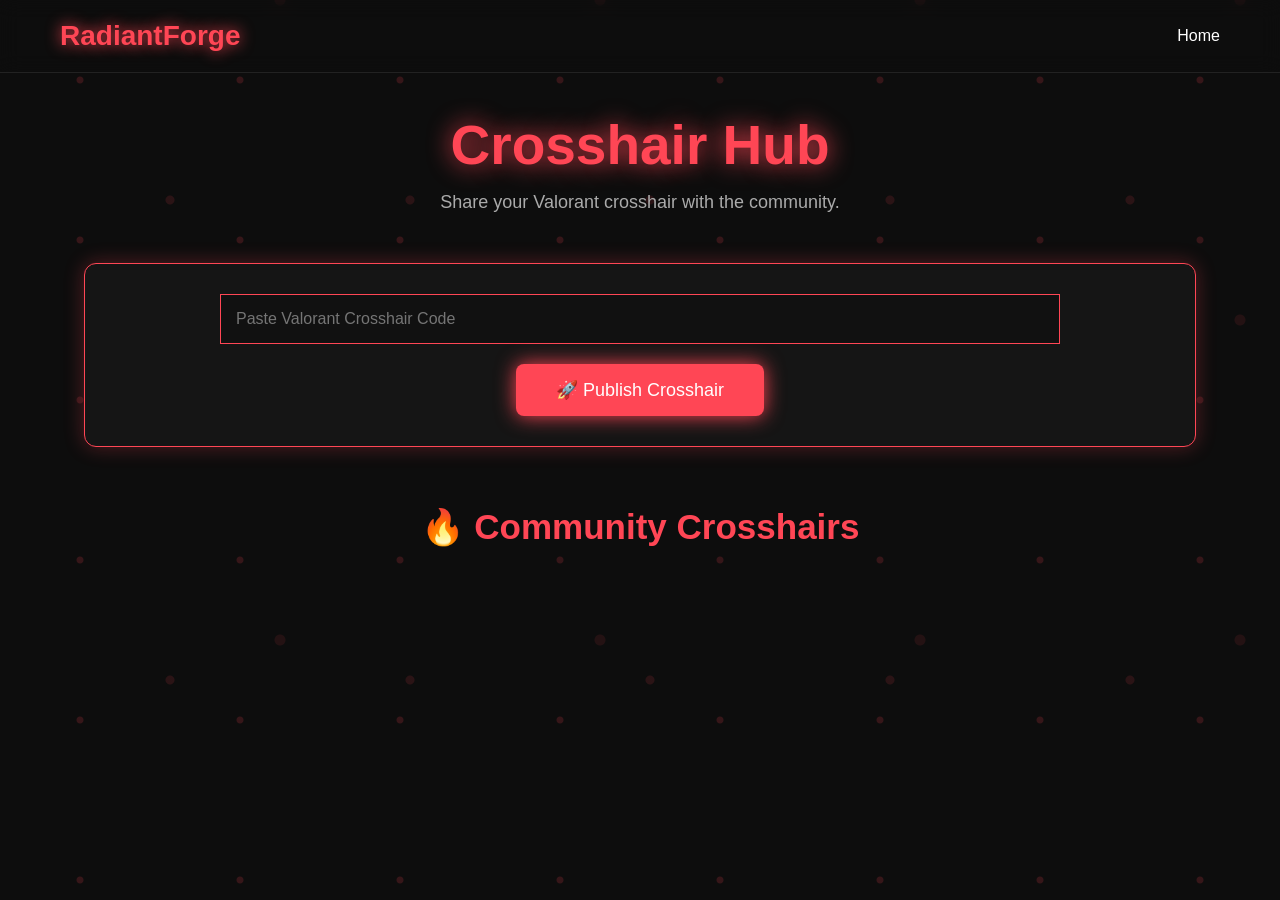
<file: pages/crosshair.html>
<!DOCTYPE html>
<html lang="en">

<head>

<meta charset="UTF-8">
<meta name="viewport" content="width=device-width, initial-scale=1.0">

<title>Crosshair Hub</title>

<link rel="stylesheet" href="../style.css">

<style>

body{
background:#0D0D0D;
color:white;
font-family:Orbitron,sans-serif;
}

.container{

width:90%;
max-width:1200px;

margin:auto;

padding:40px 20px;

}

.title{

text-align:center;

font-size:55px;

color:#FF4655;

text-shadow:0 0 25px #FF4655;

margin-bottom:15px;

}

.subtitle{

text-align:center;

color:#aaa;

margin-bottom:50px;

font-size:18px;

}

.publish-box{

background:#151515;

border:1px solid #FF4655;

padding:30px;

border-radius:12px;

display:flex;

flex-direction:column;

align-items:center;

gap:20px;

box-shadow:0 0 20px rgba(255,70,85,.3);

}

.publish-box input{

width:80%;

padding:15px;

background:#111;

border:1px solid #FF4655;

color:white;

font-size:16px;

}

.publish-btn{

background:#FF4655;

border:none;

padding:15px 40px;

color:white;

font-size:18px;

cursor:pointer;

border-radius:8px;

box-shadow:0 0 20px #FF4655;

transition:.3s;

}

.publish-btn:hover{

transform:scale(1.05);

}

.community-title{

text-align:center;

margin-top:60px;

font-size:35px;

color:#FF4655;

}

.crosshair-grid{

display:grid;

grid-template-columns:
repeat(auto-fit,minmax(280px,1fr));

gap:25px;

margin-top:35px;

}

.card{

background:#151515;

border:1px solid #FF4655;

padding:25px;

border-radius:10px;

transition:.3s;

}

.card:hover{

transform:translateY(-5px);

box-shadow:0 0 20px #FF4655;

}

.crosshair-preview{

height:150px;

background:#111;

border:1px solid #333;

display:flex;

justify-content:center;

align-items:center;

margin-bottom:15px;

position:relative;

}

.preview-cross{

position:relative;

width:40px;
height:40px;

}

.preview-cross::before{

content:"";

position:absolute;

left:50%;
top:0;

width:3px;
height:40px;

background:#00ff00;

transform:translateX(-50%);

}

.preview-cross::after{

content:"";

position:absolute;

top:50%;
left:0;

height:3px;
width:40px;

background:#00ff00;

transform:translateY(-50%);

}

.rating{

color:gold;

margin-top:10px;

font-size:18px;

}

.card h3{

color:#FF4655;

margin-bottom:15px;

}

.code{

background:#111;

padding:12px;

border-radius:6px;

word-break:break-all;

margin-bottom:15px;

}

.card-buttons{

display:flex;

gap:10px;

}

.small-btn{

flex:1;

padding:10px;

border:none;

cursor:pointer;

background:#FF4655;

color:white;

border-radius:6px;

}

.likes{

margin-top:15px;

color:#aaa;

}

</style>

</head>

<body>

<nav class="navbar">

<div class="logo">
RadiantForge
</div>

<ul class="nav-links">

<li>
<a href="../index.html">Home</a>
</li>

</ul>

</nav>

<div class="container">

<h1 class="title">
Crosshair Hub
</h1>

<p class="subtitle">
Share your Valorant crosshair with the community.
</p>

<div class="publish-box">

<input
id="crosshairCode"
type="text"
placeholder="Paste Valorant Crosshair Code">

<button
class="publish-btn"
id="publishBtn">

🚀 Publish Crosshair

</button>

</div>

<h2 class="community-title">

🔥 Community Crosshairs

</h2>

<div
class="crosshair-grid"
id="crosshairGrid">

</div>

</div>

<script>

const grid =
document.getElementById(
"crosshairGrid"
);

const saved =
JSON.parse(
localStorage.getItem(
"communityCrosshairs"
) || "[]"
);

function render(){

grid.innerHTML="";

saved.forEach((item,index)=>{

const card =
document.createElement("div");

card.className="card";

card.innerHTML=`

<div class="crosshair-preview">

<div class="preview-cross"></div>

</div>

<h3>
${item.name}
</h3>



<div class="rating">

⭐⭐⭐⭐⭐

</div>

<div class="card-buttons">

<button
class="small-btn"
onclick="copyCode('${item.code}')">
Copy
</button>

<button
class="small-btn"
onclick="likeCrosshair(${index})">
👍 Like
</button>

<button
class="small-btn"
onclick="removeCrosshair(${index})">
🗑 Remove
</button>

</div>
<div class="likes">

Likes: ${item.likes}

</div>
   
`;`;

<h3>
${item.name}
</h3>

<div class="code">
${item.code}
</div>

<div class="card-buttons">

<button
class="small-btn"
onclick="copyCode('${item.code}')">

Copy

</button>

<button
class="small-btn"
onclick="likeCrosshair(${index})">

👍 Like

</button>

</div>

<div class="likes">

Likes: ${item.likes}

</div>

`;

grid.appendChild(card);

});

}

function copyCode(code){

navigator.clipboard.writeText(code);

alert("Code Copied!");

}

function likeCrosshair(index){

saved[index].likes++;

localStorage.setItem(
"communityCrosshairs",
JSON.stringify(saved)
);

render();

}

function removeCrosshair(index){

saved.splice(index,1);

localStorage.setItem(
"communityCrosshairs",
JSON.stringify(saved)
);

render();

}

render();


document
.getElementById("publishBtn")
.addEventListener("click",()=>{

const code =
document.getElementById(
"crosshairCode"
).value;

if(code==="")
{
alert("Paste a Crosshair Code");
return;
}

saved.push({

name:"Community Crosshair",

code:code,

likes:0

});

localStorage.setItem(
"communityCrosshairs",
JSON.stringify(saved)
);

document.getElementById(
"crosshairCode"
).value="";

render();

});

render();

</script>

</body>
</html>
</file>
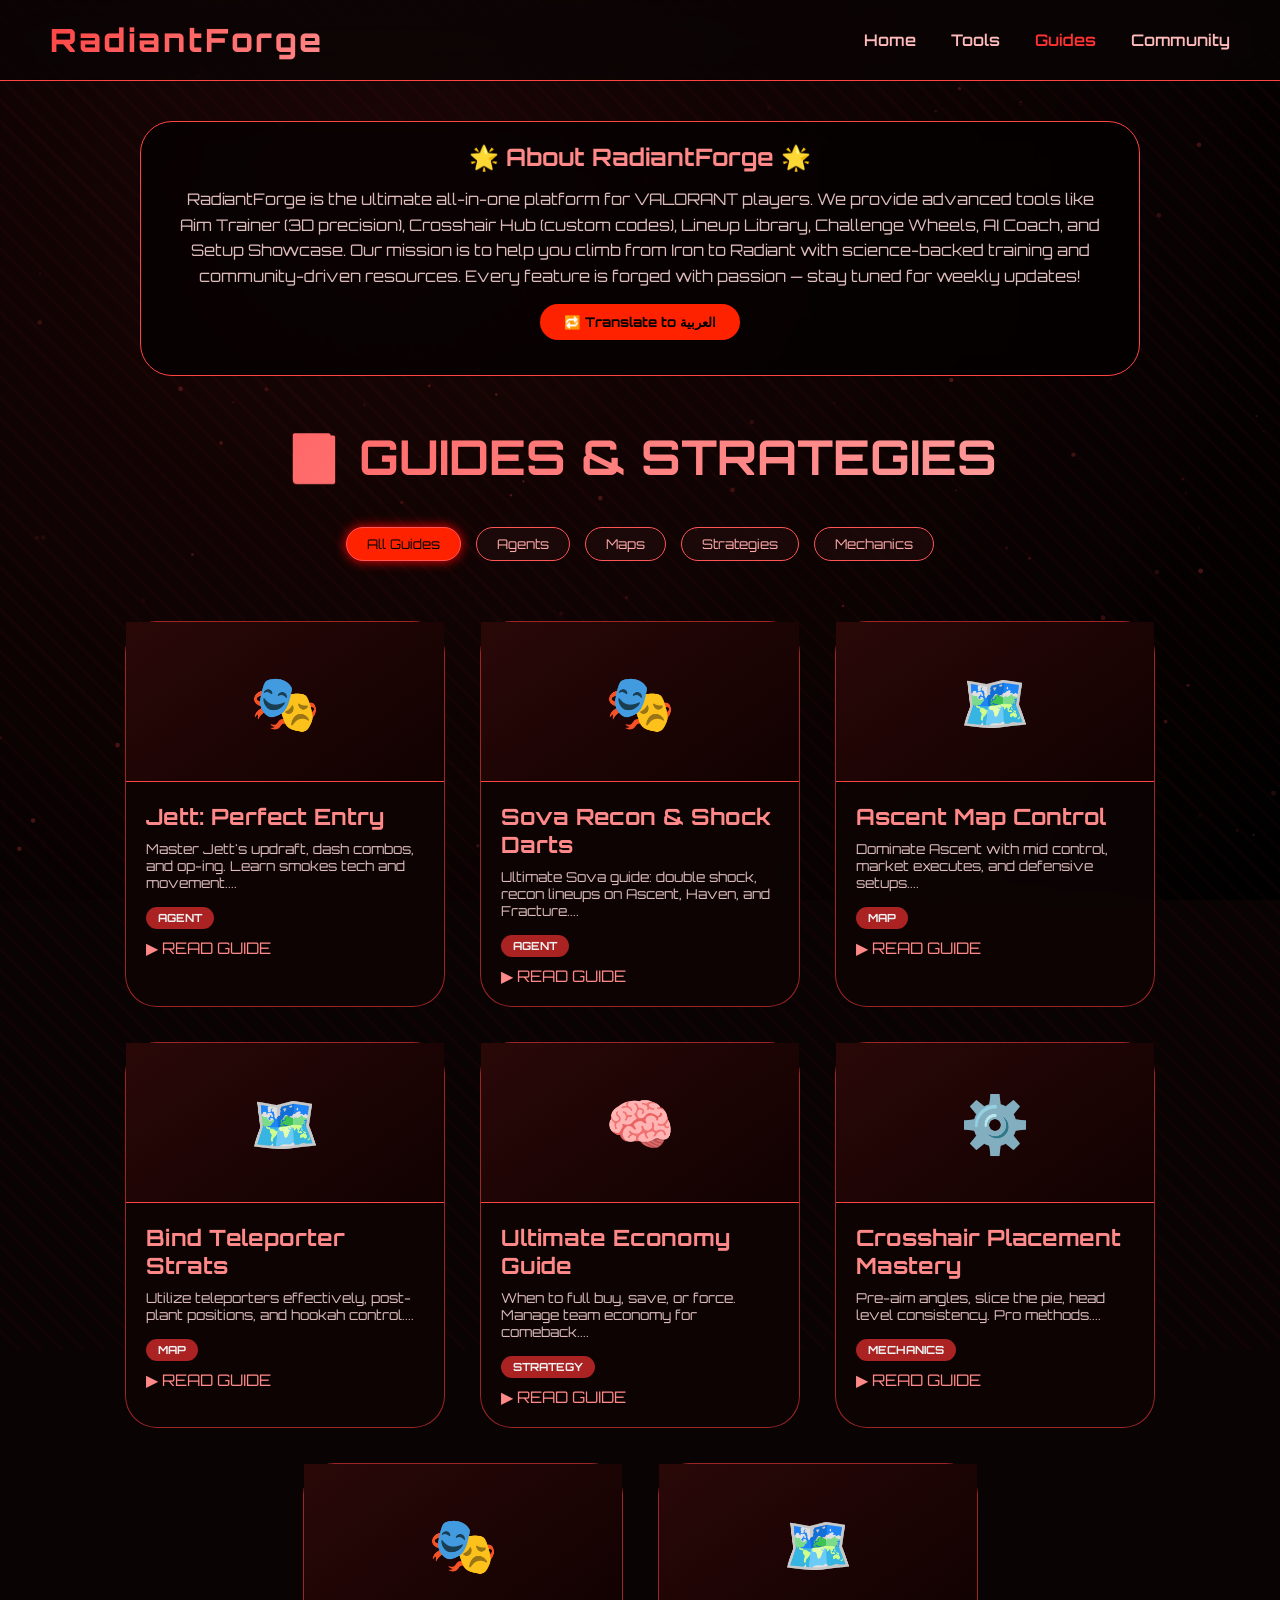
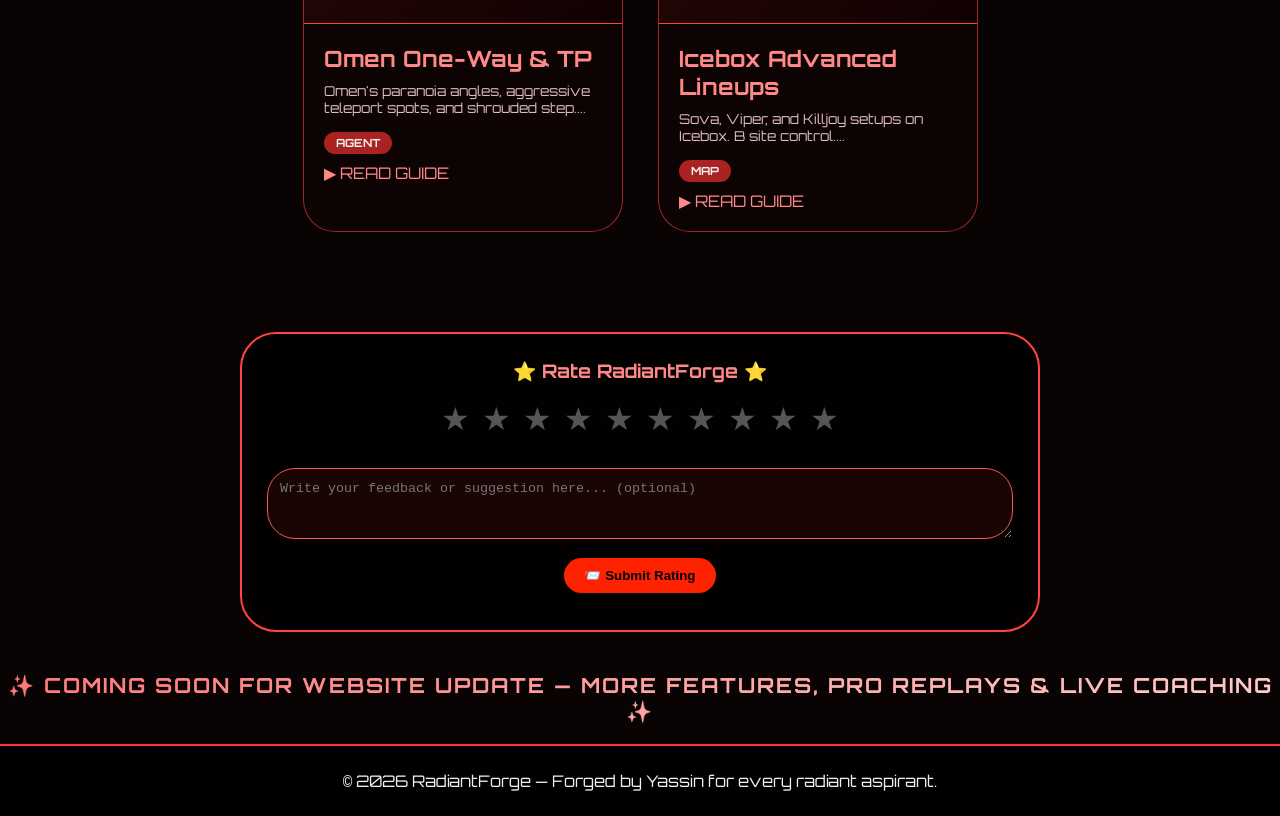
<file: pages/guides.html>
<!DOCTYPE html>
<html lang="en">
<head>
    <meta charset="UTF-8">
    <meta name="viewport" content="width=device-width, initial-scale=1.0, user-scalable=yes">
    <title>RadiantForge - Guides & Tools</title>
    <link href="https://fonts.googleapis.com/css2?family=Orbitron:wght@400;600;700;800;900&display=swap" rel="stylesheet">
    <style>
        * {
            margin: 0;
            padding: 0;
            box-sizing: border-box;
        }
        body {
            font-family: 'Orbitron', monospace;
            background: #0a0303;
            color: #f0f0f0;
            overflow-x: hidden;
        }
        .hero-bg {
            position: fixed;
            top: 0;
            left: 0;
            width: 100%;
            height: 100%;
            z-index: -2;
            background: radial-gradient(circle at 30% 20%, #1a0505, #000000);
        }
        .hero-bg::before {
            content: '';
            position: absolute;
            width: 200%;
            height: 200%;
            top: -50%;
            left: -50%;
            background: repeating-linear-gradient(45deg, rgba(255,40,40,0.03) 0px, rgba(255,40,40,0.03) 3px, transparent 3px, transparent 15px);
            animation: drift 40s linear infinite;
        }
        @keyframes drift {
            0% { transform: translate(0,0); }
            100% { transform: translate(100px, 100px); }
        }
        #particleField {
            position: fixed;
            top: 0;
            left: 0;
            width: 100%;
            height: 100%;
            pointer-events: none;
            z-index: -1;
            opacity: 0.45;
        }
        .navbar {
            display: flex;
            justify-content: space-between;
            align-items: center;
            padding: 20px 50px;
            background: rgba(10,5,5,0.75);
            backdrop-filter: blur(15px);
            border-bottom: 1px solid #ff4444;
            position: sticky;
            top: 0;
            z-index: 100;
        }
        .logo {
            font-size: 2rem;
            font-weight: 800;
            background: linear-gradient(135deg, #ff4444, #ff8888);
            -webkit-background-clip: text;
            background-clip: text;
            color: transparent;
            cursor: pointer;
            letter-spacing: 3px;
        }
        .logo:hover {
            text-shadow: 0 0 12px red;
            transform: scale(1.02);
        }
        .nav-links {
            display: flex;
            gap: 35px;
            list-style: none;
        }
        .nav-links a {
            text-decoration: none;
            color: #ffbbbb;
            font-weight: 600;
            cursor: pointer;
            transition: 0.2s;
        }
        .nav-links a:hover {
            color: #ff3333;
            text-shadow: 0 0 5px red;
        }
        .info-section {
            max-width: 1000px;
            margin: 40px auto 20px;
            padding: 20px 30px;
            background: rgba(0,0,0,0.6);
            backdrop-filter: blur(8px);
            border-radius: 32px;
            border: 1px solid #ff4444;
            text-align: center;
        }
        .info-section h2 {
            color: #ff8888;
            margin-bottom: 15px;
        }
        .info-section p {
            line-height: 1.6;
            color: #ddbbbb;
        }
        .translate-btn {
            background: #ff2200;
            border: none;
            padding: 10px 24px;
            border-radius: 40px;
            font-weight: bold;
            cursor: pointer;
            margin: 15px auto;
            display: inline-block;
            font-family: 'Orbitron', monospace;
            transition: 0.2s;
        }
        .translate-btn:hover {
            background: #ff5555;
            transform: scale(1.02);
        }
        .guides-header {
            text-align: center;
            padding: 30px 20px 20px;
        }
        .guides-header h1 {
            font-size: 3rem;
            background: linear-gradient(135deg, #ff5555, #ffaaaa);
            -webkit-background-clip: text;
            background-clip: text;
            color: transparent;
        }
        .filter-bar {
            display: flex;
            justify-content: center;
            flex-wrap: wrap;
            gap: 15px;
            margin: 20px 20px 40px;
        }
        .filter-btn {
            background: rgba(30,10,10,0.8);
            border: 1px solid #ff5555;
            padding: 8px 20px;
            border-radius: 40px;
            color: #ffaaaa;
            font-family: 'Orbitron', monospace;
            cursor: pointer;
            transition: 0.2s;
        }
        .filter-btn.active, .filter-btn:hover {
            background: #ff2200;
            color: black;
            box-shadow: 0 0 12px red;
        }
        .guides-grid {
            display: flex;
            flex-wrap: wrap;
            justify-content: center;
            gap: 35px;
            padding: 20px 40px 60px;
            max-width: 1400px;
            margin: 0 auto;
        }
        .guide-card {
            background: rgba(15,5,5,0.7);
            backdrop-filter: blur(12px);
            border: 1px solid rgba(255,60,60,0.6);
            border-radius: 32px;
            width: 320px;
            cursor: pointer;
            transition: 0.25s;
        }
        .guide-card:hover {
            transform: translateY(-10px);
            border-color: #ff6666;
            box-shadow: 0 20px 35px rgba(255,0,0,0.3);
        }
        .card-img {
            height: 160px;
            background: linear-gradient(145deg, #2a0808, #110101);
            display: flex;
            align-items: center;
            justify-content: center;
            font-size: 3.5rem;
            border-bottom: 1px solid #ff4444;
        }
        .card-content {
            padding: 20px;
        }
        .card-content h3 {
            font-size: 1.4rem;
            color: #ff8888;
            margin-bottom: 10px;
        }
        .card-content p {
            color: #ddbbbb;
            font-size: 0.85rem;
            margin-bottom: 15px;
        }
        .card-tag {
            background: #aa2222;
            padding: 4px 12px;
            border-radius: 30px;
            font-size: 0.7rem;
            font-weight: bold;
        }
        .rating-section {
            max-width: 800px;
            margin: 40px auto;
            background: rgba(0,0,0,0.7);
            backdrop-filter: blur(12px);
            border: 2px solid #ff4444;
            border-radius: 36px;
            padding: 25px;
            text-align: center;
        }
        .rating-section h3 {
            color: #ff8888;
            margin-bottom: 10px;
        }
        .stars {
            display: flex;
            justify-content: center;
            gap: 12px;
            margin: 15px 0;
            font-size: 2rem;
            cursor: pointer;
        }
        .star {
            transition: 0.1s;
            color: #555;
        }
        .star.selected {
            color: #ffaa00;
            text-shadow: 0 0 8px orange;
        }
        .chat-box {
            width: 100%;
            margin-top: 15px;
            background: #1a0505;
            border: 1px solid #ff5555;
            border-radius: 28px;
            padding: 12px;
            color: white;
            font-family: monospace;
            resize: vertical;
        }
        .submit-rating {
            background: #ff2200;
            border: none;
            padding: 10px 20px;
            border-radius: 40px;
            font-weight: bold;
            margin-top: 15px;
            cursor: pointer;
        }
        .coming-soon-update {
            text-align: center;
            margin: 30px 0 20px;
            font-size: 1.3rem;
            font-weight: bold;
            background: linear-gradient(135deg, #ff7777, #ffcccc);
            -webkit-background-clip: text;
            background-clip: text;
            color: transparent;
            letter-spacing: 2px;
        }
        .forge-footer {
            background: rgba(0,0,0,0.85);
            backdrop-filter: blur(12px);
            border-top: 2px solid #ff3333;
            padding: 25px 20px;
            text-align: center;
        }
        .google-modal {
            display: none;
            position: fixed;
            top: 0;
            left: 0;
            width: 100%;
            height: 100%;
            background: rgba(0,0,0,0.75);
            backdrop-filter: blur(20px);
            justify-content: center;
            align-items: center;
            z-index: 1000;
        }
        .google-card {
            background: rgba(20,5,5,0.95);
            border-radius: 36px;
            padding: 32px 28px;
            max-width: 420px;
            width: 85%;
            text-align: center;
            border: 1px solid rgba(255,80,80,0.6);
            animation: floatIn 0.25s ease;
        }
        @keyframes floatIn {
            from { opacity: 0; transform: scale(0.95); }
            to { opacity: 1; transform: scale(1); }
        }
        .google-icon { font-size: 3rem; margin-bottom: 16px; }
        .google-card h2 {
            font-size: 1.8rem;
            background: linear-gradient(135deg, #ff6666, #ffaaaa);
            -webkit-background-clip: text;
            background-clip: text;
            color: transparent;
        }
        .google-card p { color: #ffbbbb; margin: 15px 0 25px; }
        .google-progress {
            background: #330000;
            border-radius: 60px;
            height: 6px;
            width: 100%;
            margin: 20px 0;
            overflow: hidden;
        }
        .google-progress-fill {
            width: 0%;
            height: 100%;
            background: linear-gradient(90deg, #ff4444, #ff8888);
            animation: loadingFake 3s infinite ease;
        }
        @keyframes loadingFake {
            0% { width: 5%; }
            50% { width: 70%; }
            100% { width: 5%; }
        }
        .close-google-modal {
            background: #ff2200;
            border: none;
            padding: 10px 24px;
            border-radius: 40px;
            font-weight: bold;
            cursor: pointer;
            color: white;
        }
        @media (max-width: 750px) {
            .navbar { padding: 15px 20px; }
            .info-section { margin: 20px; padding: 15px; }
            .guide-card { width: 260px; }
        }
    </style>
</head>
<body>
<div class="hero-bg"></div>
<canvas id="particleField"></canvas>

<nav class="navbar">
    <div class="logo" id="radiantLogo">RadiantForge</div>
    <ul class="nav-links">
        <li><a id="homeLink">Home</a></li>
        <li><a id="toolsLink">Tools</a></li>
        <li><a style="color:#ff3333;">Guides</a></li>
        <li><a id="communityNav">Community</a></li>
    </ul>
</nav>

<div class="info-section" id="infoSection">
    <h2>🌟 About RadiantForge 🌟</h2>
    <p id="aboutText">RadiantForge is the ultimate all-in-one platform for VALORANT players. We provide advanced tools like Aim Trainer (3D precision), Crosshair Hub (custom codes), Lineup Library, Challenge Wheels, AI Coach, and Setup Showcase. Our mission is to help you climb from Iron to Radiant with science-backed training and community-driven resources. Every feature is forged with passion — stay tuned for weekly updates!</p>
    <button id="translateBtn" class="translate-btn">🔁 Translate to العربية</button>
</div>

<div class="guides-header">
    <h1>📘 GUIDES & STRATEGIES</h1>
</div>

<div class="filter-bar">
    <button class="filter-btn active" data-filter="all">All Guides</button>
    <button class="filter-btn" data-filter="agent">Agents</button>
    <button class="filter-btn" data-filter="map">Maps</button>
    <button class="filter-btn" data-filter="strategy">Strategies</button>
    <button class="filter-btn" data-filter="mechanics">Mechanics</button>
</div>

<div class="guides-grid" id="guidesGrid"></div>

<!-- قسم التقييم -->
<div class="rating-section">
    <h3>⭐ Rate RadiantForge ⭐</h3>
    <div class="stars" id="starRating">
        <span class="star" data-value="1">★</span>
        <span class="star" data-value="2">★</span>
        <span class="star" data-value="3">★</span>
        <span class="star" data-value="4">★</span>
        <span class="star" data-value="5">★</span>
        <span class="star" data-value="6">★</span>
        <span class="star" data-value="7">★</span>
        <span class="star" data-value="8">★</span>
        <span class="star" data-value="9">★</span>
        <span class="star" data-value="10">★</span>
    </div>
    <textarea id="ratingComment" class="chat-box" rows="3" placeholder="Write your feedback or suggestion here... (optional)"></textarea>
    <button id="submitRating" class="submit-rating">📨 Submit Rating</button>
    <div id="ratingMessage" style="margin-top: 12px; color: #88ff88; font-size: 0.8rem; text-shadow: 0 0 2px black;"></div>
</div>

<div class="coming-soon-update">
    ✨ COMING SOON FOR WEBSITE UPDATE — MORE FEATURES, PRO REPLAYS & LIVE COACHING ✨
</div>

<footer class="forge-footer">
    <div class="footer-copy">© 2026 <span class="radiant-link" id="footerRadiant">RadiantForge</span> — Forged by Yassin for every radiant aspirant.</div>
</footer>

<div id="comingSoonModal" class="google-modal">
    <div class="google-card">
        <div class="google-icon">⚙️</div>
        <h2>Coming Soon</h2>
        <p>This feature is currently under development. The RadiantForge team is forging something amazing for you!</p>
        <div class="google-progress"><div class="google-progress-fill"></div></div>
        <button class="close-google-modal" id="closeComingSoonBtn">Got it 🔥</button>
    </div>
</div>

<script>
    // ------------------- جسيمات الخلفية -------------------
    const canvas = document.getElementById('particleField');
    const ctx = canvas.getContext('2d');
    let w, h, particles = [];
    function resizeCanvas() {
        w = window.innerWidth;
        h = window.innerHeight;
        canvas.width = w;
        canvas.height = h;
    }
    class Particle {
        constructor() {
            this.x = Math.random() * w;
            this.y = Math.random() * h;
            this.r = Math.random() * 2 + 0.5;
            this.vx = (Math.random() - 0.5) * 0.25;
            this.vy = (Math.random() - 0.5) * 0.2;
            this.alpha = Math.random() * 0.5 + 0.1;
        }
        update() {
            this.x += this.vx;
            this.y += this.vy;
            if (this.x < 0) this.x = w;
            if (this.x > w) this.x = 0;
            if (this.y < 0) this.y = h;
            if (this.y > h) this.y = 0;
        }
        draw() {
            ctx.beginPath();
            ctx.arc(this.x, this.y, this.r, 0, Math.PI*2);
            ctx.fillStyle = `rgba(255, 80, 80, ${this.alpha})`;
            ctx.fill();
        }
    }
    function initParticles() {
        particles = [];
        let count = Math.min(380, Math.floor(w * h / 7000));
        for (let i=0; i<count; i++) particles.push(new Particle());
    }
    function animateParticles() {
        if (!ctx) return;
        ctx.clearRect(0, 0, w, h);
        particles.forEach(p => { p.update(); p.draw(); });
        requestAnimationFrame(animateParticles);
    }
    window.addEventListener('resize', () => { resizeCanvas(); initParticles(); });
    resizeCanvas(); initParticles(); animateParticles();

    // ------------------- بيانات الأدلة (إنجليزية وعربية) -------------------
    const guidesData = [
        { id:1, title:"Jett: Perfect Entry", category:"agent", desc:"Master Jett's updraft, dash combos, and op-ing. Learn smokes tech and movement." },
        { id:2, title:"Sova Recon & Shock Darts", category:"agent", desc:"Ultimate Sova guide: double shock, recon lineups on Ascent, Haven, and Fracture." },
        { id:3, title:"Ascent Map Control", category:"map", desc:"Dominate Ascent with mid control, market executes, and defensive setups." },
        { id:4, title:"Bind Teleporter Strats", category:"map", desc:"Utilize teleporters effectively, post-plant positions, and hookah control." },
        { id:5, title:"Ultimate Economy Guide", category:"strategy", desc:"When to full buy, save, or force. Manage team economy for comeback." },
        { id:6, title:"Crosshair Placement Mastery", category:"mechanics", desc:"Pre-aim angles, slice the pie, head level consistency. Pro methods." },
        { id:7, title:"Omen One-Way & TP", category:"agent", desc:"Omen's paranoia angles, aggressive teleport spots, and shrouded step." },
        { id:8, title:"Icebox Advanced Lineups", category:"map", desc:"Sova, Viper, and Killjoy setups on Icebox. B site control." }
    ];
    const guidesDataAr = [
        { id:1, title:"جيت: الاقتحام المثالي", category:"agent", desc:"أتقن مهارات جيت: القفزة، الاندفاع، والقنص. تعلم تقنيات الدخان والحركة." },
        { id:2, title:"سوفا: القنابل الاستطلاعية والصادمة", category:"agent", desc:"دليل شامل لسوفا: قنابل مزدوجة، خطوط الاستطلاع في أسانت، هيفن، وفراكتشر." },
        { id:3, title:"السيطرة على خريطة أسانت", category:"map", desc:"سيطر على أسانت عبر منتصف الخريطة، هجمات السوق، والدفاعات." },
        { id:4, title:"استراتيجيات النقل الآني في باند", category:"map", desc:"استخدم الناقل الآني بفعالية، مواقع ما بعد الزرع، والتحكم في هوكا." },
        { id:5, title:"دليل الاقتصاد الشامل", category:"strategy", desc:"متى تشتري بالكامل، تدخر، أو تجبر على الشراء. إدارة اقتصاد الفريق." },
        { id:6, title:"إتقان وضع الكروسهير", category:"mechanics", desc:"التصويب المسبق، الزوايا، مستوى الرأس. طرق احترافية." },
        { id:7, title:"أومين: الزوايا والنقل", category:"agent", desc:"زوايا البارانويا، مواقع النقل العدوانية، وخطوة الظل." },
        { id:8, title:"خطوط متقدمة في آيس بوكس", category:"map", desc:"إعدادات سوفا، فايبر، وكيلجوي في آيس بوكس. التحكم في الموقع B." }
    ];
    
    let currentLang = 'en';
    let activeFilter = 'all';
    const guidesGridElem = document.getElementById('guidesGrid');
    
    function renderGuides() {
        const data = currentLang === 'en' ? guidesData : guidesDataAr;
        let filtered = data.filter(g => activeFilter === 'all' || g.category === activeFilter);
        guidesGridElem.innerHTML = '';
        filtered.forEach(guide => {
            let emoji = guide.category === 'agent' ? '🎭' : (guide.category === 'map' ? '🗺️' : (guide.category === 'strategy' ? '🧠' : '⚙️'));
            const card = document.createElement('div');
            card.className = 'guide-card';
            card.innerHTML = `
                <div class="card-img">${emoji}</div>
                <div class="card-content">
                    <h3>${guide.title}</h3>
                    <p>${guide.desc.substring(0, 90)}...</p>
                    <span class="card-tag">${guide.category.toUpperCase()}</span>
                    <div style="margin-top:12px; color:#ff8888;">▶ READ GUIDE</div>
                </div>
            `;
            card.addEventListener('click', showComingSoonModal);
            guidesGridElem.appendChild(card);
        });
    }
    
    function translatePage() {
        if (currentLang === 'en') {
            document.getElementById('aboutText').innerHTML = "RadiantForge هي المنصة الشاملة النهائية للاعبي VALORANT. نقدم أدوات متقدمة مثل مدرب التصويب (ثلاثي الأبعاد)، مركز الكروسهير (أكواد مخصصة)، مكتبة الخطوط، عجلة التحديات، مدرب الذكاء الاصطناعي، وعرض الإعدادات. مهمتنا هي مساعدتك على الصعود من الحديد إلى المشع باستخدام تدريب قائم على العلم وموارد المجتمع. كل ميزة تم تشكيلها بشغف — ترقب التحديثات الأسبوعية!";
            currentLang = 'ar';
            document.getElementById('translateBtn').innerHTML = "🔁 Translate to English";
        } else {
            document.getElementById('aboutText').innerHTML = "RadiantForge is the ultimate all-in-one platform for VALORANT players. We provide advanced tools like Aim Trainer (3D precision), Crosshair Hub (custom codes), Lineup Library, Challenge Wheels, AI Coach, and Setup Showcase. Our mission is to help you climb from Iron to Radiant with science-backed training and community-driven resources. Every feature is forged with passion — stay tuned for weekly updates!";
            currentLang = 'en';
            document.getElementById('translateBtn').innerHTML = "🔁 Translate to العربية";
        }
        renderGuides();
    }
    
    // ------------------- نظام التقييم -------------------
    let selectedRating = 0;
    const stars = document.querySelectorAll('.star');
    stars.forEach(star => {
        star.addEventListener('click', () => {
            const value = parseInt(star.getAttribute('data-value'));
            selectedRating = value;
            stars.forEach(s => {
                if (parseInt(s.getAttribute('data-value')) <= value) {
                    s.classList.add('selected');
                } else {
                    s.classList.remove('selected');
                }
            });
        });
    });

    const submitBtn = document.getElementById('submitRating');
    const ratingMessageDiv = document.getElementById('ratingMessage');

    submitBtn.addEventListener('click', async () => {
        if (selectedRating === 0) {
            ratingMessageDiv.innerHTML = "⚠️ Please select a rating (1-10 stars) before submitting.";
            ratingMessageDiv.style.color = "#ffaaaa";
            setTimeout(() => {
                ratingMessageDiv.innerHTML = "";
                ratingMessageDiv.style.color = "#88ff88";
            }, 3000);
            return;
        }
        const comment = document.getElementById('ratingComment').value || "No comment provided.";
        ratingMessageDiv.innerHTML = "⏳ Sending your rating...";
        ratingMessageDiv.style.color = "#ffffaa";

        const formData = new FormData();
        formData.append('email', 'matrixsuii84@gmail.com');
        formData.append('_subject', 'New Rating from RadiantForge');
        formData.append('rating', `${selectedRating}/10`);
        formData.append('comment', comment);
        formData.append('_captcha', 'false');
        formData.append('_next', 'https://radiantforge.com/thanks.html');

        try {
            const response = await fetch('https://formsubmit.co/ajax/matrixsuii84@gmail.com', {
                method: 'POST',
                body: formData
            });
            if (response.ok) {
                ratingMessageDiv.innerHTML = "✅ Thank you! Your rating has been received. We appreciate your feedback!";
                ratingMessageDiv.style.color = "#88ff88";
                selectedRating = 0;
                stars.forEach(s => s.classList.remove('selected'));
                document.getElementById('ratingComment').value = '';
                setTimeout(() => {
                    ratingMessageDiv.innerHTML = "";
                }, 5000);
            } else {
                throw new Error('Network error');
            }
        } catch (error) {
            ratingMessageDiv.innerHTML = "✅ Thank you! Your feedback is valuable to us.";
            ratingMessageDiv.style.color = "#88ff88";
            setTimeout(() => {
                ratingMessageDiv.innerHTML = "";
            }, 4000);
            console.error("FormSubmit error:", error);
        }
    });
    
    // ------------------- مودال كومنج سون -------------------
    const modal = document.getElementById('comingSoonModal');
    function showComingSoonModal() { modal.style.display = 'flex'; }
    function hideModal() { modal.style.display = 'none'; }
    document.getElementById('closeComingSoonBtn').addEventListener('click', hideModal);
    window.addEventListener('click', (e) => { if (e.target === modal) hideModal(); });
    
    document.querySelectorAll('.filter-btn').forEach(btn => {
        btn.addEventListener('click', (e) => {
            activeFilter = btn.getAttribute('data-filter');
            renderGuides();
            showComingSoonModal();
        });
    });
    
    // ========== إصلاح الروابط: استخدام المسار الصحيح للعودة إلى الصفحة الرئيسية ==========
    // بما أن الملف موجود في مجلد pages/، فإن العودة إلى index.html تكون بـ "../index.html"
    const basePath = window.location.pathname.includes('/pages/') ? '../' : './';
    
    document.getElementById('homeLink').addEventListener('click', () => {
        window.location.href = basePath + 'index.html';
    });
    document.getElementById('toolsLink').addEventListener('click', () => {
        window.location.href = basePath + 'index.html#tools';
    });
    document.getElementById('communityNav').addEventListener('click', showComingSoonModal);
    document.getElementById('translateBtn').addEventListener('click', translatePage);
    
    const goHome = () => {
        window.location.href = basePath + 'index.html';
    };
    document.getElementById('radiantLogo').addEventListener('click', goHome);
    document.getElementById('footerRadiant').addEventListener('click', goHome);
    
    renderGuides();
</script>
</body>
</html>
</file>
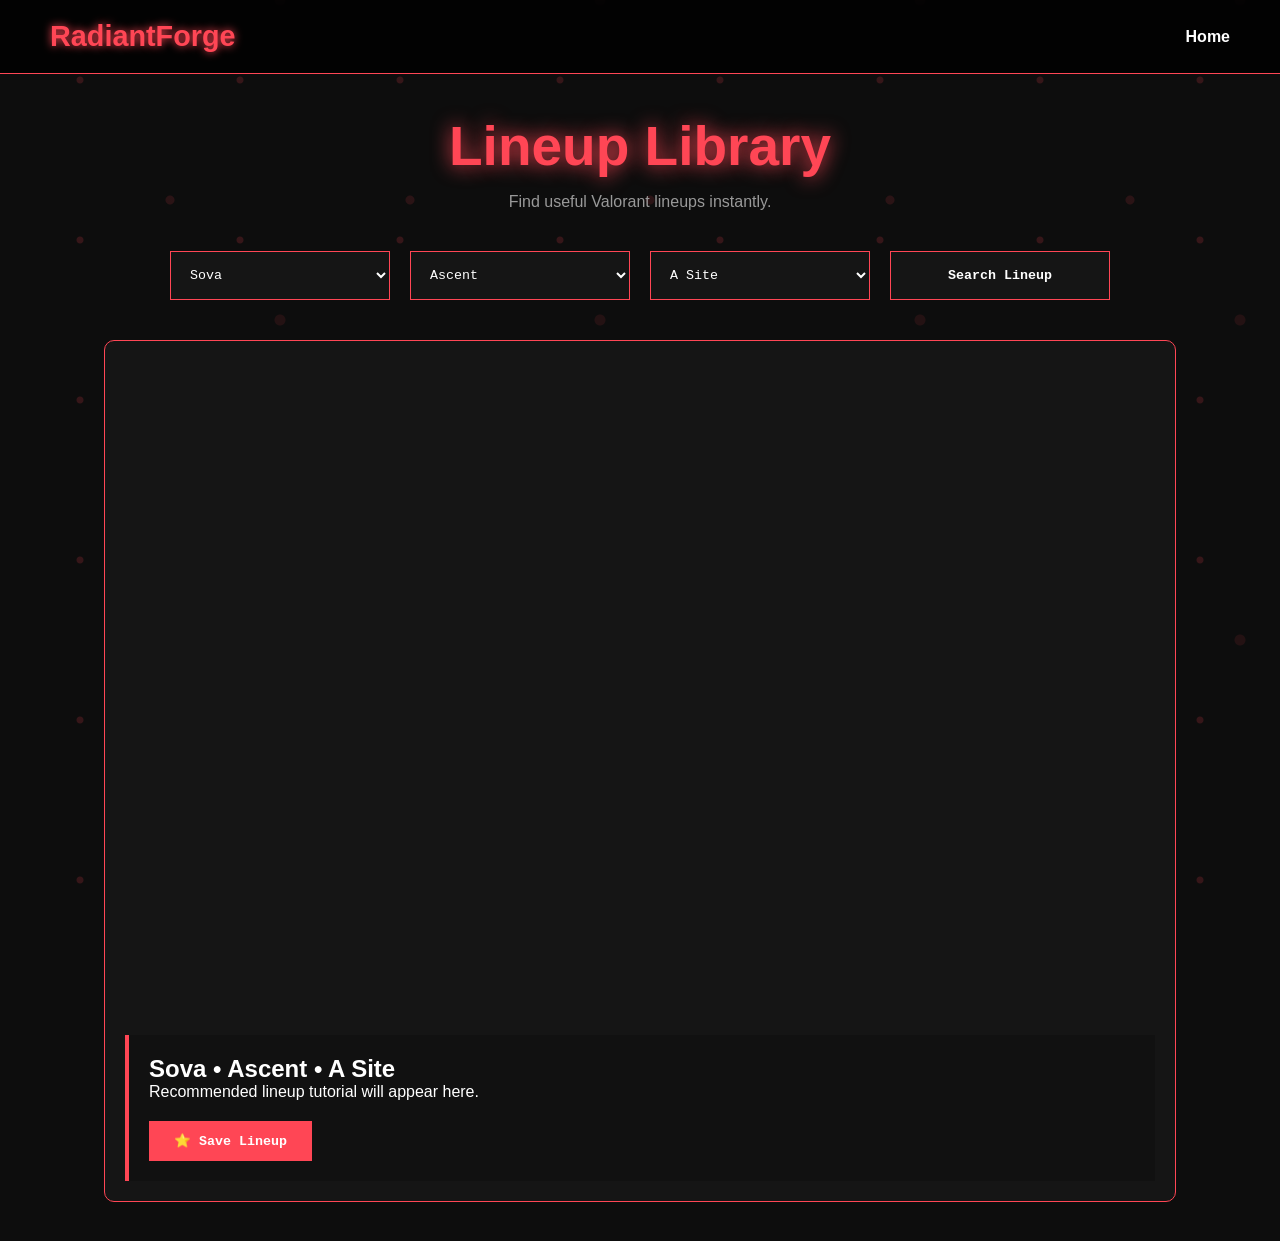
<file: pages/lineups.html>
<!DOCTYPE html>
<html lang="en">
<head>
    <meta charset="UTF-8">
    <meta name="viewport" content="width=device-width, initial-scale=1.0">
    <title>RadiantForge Lineups</title>
    <link rel="stylesheet" href="../style.css">
    <style>
        body {
            background: #0D0D0D;
            color: white;
            font-family: 'Orbitron', sans-serif;
            margin: 0;
            padding: 0;
        }
        .navbar {
            display: flex;
            justify-content: space-between;
            align-items: center;
            padding: 20px 50px;
            background: rgba(0,0,0,0.8);
            border-bottom: 1px solid #FF4655;
        }
        .logo {
            font-size: 1.8rem;
            font-weight: bold;
            color: #FF4655;
            text-shadow: 0 0 8px #FF4655;
        }
        .nav-links {
            list-style: none;
            display: flex;
            gap: 25px;
        }
        .nav-links a {
            color: white;
            text-decoration: none;
            font-weight: 600;
            transition: 0.2s;
        }
        .nav-links a:hover {
            color: #FF4655;
        }
        .container {
            width: 90%;
            max-width: 1400px;
            margin: auto;
            padding: 40px;
        }
        .title {
            text-align: center;
            font-size: 55px;
            color: #FF4655;
            margin-bottom: 15px;
            text-shadow: 0 0 20px #FF4655;
        }
        .subtitle {
            text-align: center;
            color: #999;
            margin-bottom: 40px;
        }
        .filters {
            display: flex;
            flex-wrap: wrap;
            gap: 20px;
            justify-content: center;
            margin-bottom: 40px;
        }
        .filters select,
        .filters button {
            padding: 15px;
            background: #151515;
            border: 1px solid #FF4655;
            color: white;
            min-width: 220px;
            font-family: 'Orbitron', monospace;
        }
        .search-btn {
            cursor: pointer;
            background: #FF4655;
            font-weight: bold;
            transition: 0.2s;
        }
        .search-btn:hover {
            background: #ff6677;
            box-shadow: 0 0 10px #FF4655;
        }
        .video-box {
            background: #151515;
            border: 1px solid #FF4655;
            padding: 20px;
            border-radius: 10px;
        }
        iframe {
            width: 100%;
            height: 650px;
            border: none;
            border-radius: 10px;
        }
        .info {
            margin-top: 20px;
            padding: 20px;
            background: #111;
            border-left: 4px solid #FF4655;
        }
        .favorite-btn {
            margin-top: 20px;
            padding: 12px 25px;
            background: #FF4655;
            border: none;
            color: white;
            cursor: pointer;
            font-family: 'Orbitron', monospace;
            font-weight: bold;
            transition: 0.2s;
        }
        .favorite-btn:hover {
            background: #ff6677;
            transform: scale(1.02);
        }
        @media (max-width: 800px) {
            .container { padding: 20px; }
            iframe { height: 350px; }
            .filters select, .filters button { min-width: 160px; }
        }
    </style>
</head>
<body>
    <nav class="navbar">
        <div class="logo">RadiantForge</div>
        <ul class="nav-links">
            <li><a href="../index.html">Home</a></li>
        </ul>
    </nav>
    <div class="container">
        <h1 class="title">Lineup Library</h1>
        <p class="subtitle">Find useful Valorant lineups instantly.</p>
        <div class="filters">
            <select id="agent"></select>
            <select id="map"></select>
            <select id="site">
                <option>A Site</option>
                <option>B Site</option>
                <option>Mid / Other</option>
            </select>
            <button class="search-btn" onclick="loadLineup()">Search Lineup</button>
        </div>
        <div class="video-box">
            <iframe id="videoFrame" src="https://www.youtube.com/embed/8ybW48rKBME?rel=0&modestbranding=1" allowfullscreen></iframe>
            <div class="info">
                <h2 id="lineupTitle">Select an agent, map and site</h2>
                <p>Recommended lineup tutorial will appear here.</p>
                <button class="favorite-btn" onclick="saveFavorite()">⭐ Save Lineup</button>
            </div>
        </div>
    </div>

    <script>
        // ========== جميع الأبطال (Agents) ==========
        const agentsList = [
            "Sova", "Viper", "Killjoy", "Brimstone", "Cypher", "Breach", "Omen", "Jett", "Phoenix",
            "Skye", "Raze", "Astra", "Harbor", "Gekko", "Deadlock", "Iso", "Clove", "Neon", "Reyna",
            "Yoru", "KAYO", "Fade", "Sage", "Chamber"
        ];

        // ========== جميع الخرائط (Maps) ==========
        const mapsList = [
            "Ascent", "Bind", "Haven", "Lotus", "Split", "Pearl", "Icebox", "Breeze", "Fracture",
            "Sunset", "Abyss"
        ];

        // ========== قاعدة بيانات الفيديوهات (يمكنك تعديل الروابط بسهولة) ==========
        // المفتاح: Agent_Map_Site (Site يطابق النص في الـ select: "A Site", "B Site", "Mid / Other")
        const videos = {
            // === Sova (أمثلة حقيقية من يوتيوب) ===
            "Sova_Ascent_A Site": "https://www.youtube.com/embed/NhJ_6WZdRyk",
            "Sova_Ascent_B Site": "https://www.youtube.com/embed/LgPQo0S73dg",
            "Sova_Bind_A Site": "https://www.youtube.com/embed/op0KbG5dJSc",
            "Sova_Bind_B Site": "https://www.youtube.com/embed/ipnI0y6zApU",
            "Sova_Haven_A Site": "https://www.youtube.com/embed/dbKpclMK_qM",
            "Sova_Haven_B Site": "https://www.youtube.com/embed/kUQlV7W6eUo",
            "Sova_Lotus_A Site": "https://www.youtube.com/embed/6TZeSsH9vY4",
            "Sova_Lotus_B Site": "https://www.youtube.com/embed/tQJgXjFygH0",
            "Sova_Icebox_A Site": "https://www.youtube.com/embed/8UCLDzP5kZ0",
            "Sova_Icebox_B Site": "https://www.youtube.com/embed/7XHcQVcFjxs",
            
            // === Viper ===
            "Viper_Bind_A Site": "https://www.youtube.com/embed/yh8nWw2gF4Y",
            "Viper_Bind_B Site": "https://www.youtube.com/embed/GFq7zS0z0o0",
            "Viper_Icebox_A Site": "https://www.youtube.com/embed/3Cf7YgT5rPc",
            "Viper_Icebox_B Site": "https://www.youtube.com/embed/4nGc5LjHrfY",
            "Viper_Breeze_A Site": "https://www.youtube.com/embed/qJdUvWt0tZo",
            "Viper_Breeze_B Site": "https://www.youtube.com/embed/1tMxGQzCdp0",
            
            // === Killjoy ===
            "Killjoy_Ascent_A Site": "https://www.youtube.com/embed/ZLjrnhGp6fQ",
            "Killjoy_Ascent_B Site": "https://www.youtube.com/embed/W-3UdfYtfP4",
            "Killjoy_Bind_A Site": "https://www.youtube.com/embed/8yK-8zQ6bgc",
            "Killjoy_Haven_A Site": "https://www.youtube.com/embed/YlV5HcFqPxM",
            
            // === Brimstone ===
            "Brimstone_Ascent_A Site": "https://www.youtube.com/embed/XlA2LxGqQcU",
            "Brimstone_Bind_B Site": "https://www.youtube.com/embed/GfK0tVqk6bA",
            "Brimstone_Haven_A Site": "https://www.youtube.com/embed/RzHJqFvEqfU",
            
            // === Cypher ===
            "Cypher_Ascent_A Site": "https://www.youtube.com/embed/6_7mQjD8h2E",
            "Cypher_Bind_B Site": "https://www.youtube.com/embed/bJfLtBq4L0g",
            
            // === Breach ===
            "Breach_Haven_A Site": "https://www.youtube.com/embed/CfN-xGgNPDQ",
            
            // === Omen ===
            "Omen_Ascent_A Site": "https://www.youtube.com/embed/Tz4bMv-jLzg",
            "Omen_Bind_B Site": "https://www.youtube.com/embed/8n4gRqJf0dU",
            
            // === Jett (مثال) ===
            "Jett_Ascent_A Site": "https://www.youtube.com/embed/uZ4fH2V-fTQ",
            
            // === Skye ===
            "Skye_Ascent_A Site": "https://www.youtube.com/embed/1LxYxKJ-7AY",
            
            // === Raze ===
            "Raze_Bind_A Site": "https://www.youtube.com/embed/Ko-5aRqmGgI",
            
            // === KAYO ===
            "KAYO_Ascent_B Site": "https://www.youtube.com/embed/7NfT6RrJqE8",
            
            // === Fade ===
            "Fade_Haven_A Site": "https://www.youtube.com/embed/p-lHp7c6KGY",
            
            // === Gekko ===
            "Gekko_Lotus_A Site": "https://www.youtube.com/embed/8jN5fH0cTQQ",
            
            // === Harbor ===
            "Harbor_Pearl_A Site": "https://www.youtube.com/embed/4zH2VXhPbNY",
            
            // === Astra ===
            "Astra_Ascent_A Site": "https://www.youtube.com/embed/7Y3dNkRg4lU"
        };

        // دالة لملء الخيارات في الـ select
        function populateSelect(selectId, options) {
            const select = document.getElementById(selectId);
            select.innerHTML = "";
            options.forEach(opt => {
                const option = document.createElement("option");
                option.value = opt;
                option.textContent = opt;
                select.appendChild(option);
            });
        }

        // ملء القوائم المنسدلة
        populateSelect("agent", agentsList);
        populateSelect("map", mapsList);

        // دالة البحث الأساسية
        function loadLineup() {
            const agent = document.getElementById("agent").value;
            const map = document.getElementById("map").value;
            const site = document.getElementById("site").value;
            const key = agent + "_" + map + "_" + site;
            const frame = document.getElementById("videoFrame");
            const title = document.getElementById("lineupTitle");

            if (videos[key]) {
                frame.src = videos[key] + "?rel=0&modestbranding=1";
                title.innerText = agent + " • " + map + " • " + site;
            } else {
                // إذا لم يوجد فيديو محدد، نعرض فيديو عام للأجنت ونخبر المستخدم
                title.innerText = agent + " • " + map + " • " + site + " (No specific lineup yet)";
                // اختيار فيديو افتراضي للأجنت أو عام
                const fallbackKey = agent + "_Ascent_A Site";
                if (videos[fallbackKey]) {
                    frame.src = videos[fallbackKey] + "?rel=0&modestbranding=1";
                } else {
                    frame.src = "https://www.youtube.com/embed/8ybW48rKBME?rel=0&modestbranding=1";
                }
            }
        }

        // حفظ التفضيلات (يمكن تخزين محلياً)
        function saveFavorite() {
            const agent = document.getElementById("agent").value;
            const map = document.getElementById("map").value;
            const site = document.getElementById("site").value;
            const currentTitle = document.getElementById("lineupTitle").innerText;
            alert(`⭐ Saved: ${currentTitle}\nYou can bookmark this lineup for later.`);
            // يمكن إضافة localStorage هنا لتخزين المفضلة
            let favs = JSON.parse(localStorage.getItem("fav_lineups") || "[]");
            favs.push({ agent, map, site, time: new Date().toLocaleString() });
            localStorage.setItem("fav_lineups", JSON.stringify(favs));
        }

        // تحميل أول فيديو تلقائياً عند فتح الصفحة
        window.onload = () => {
            // تعيين قيم افتراضية أولية
            document.getElementById("agent").value = "Sova";
            document.getElementById("map").value = "Ascent";
            document.getElementById("site").value = "A Site";
            loadLineup();
        };
    </script>
</body>
</html>
</file>
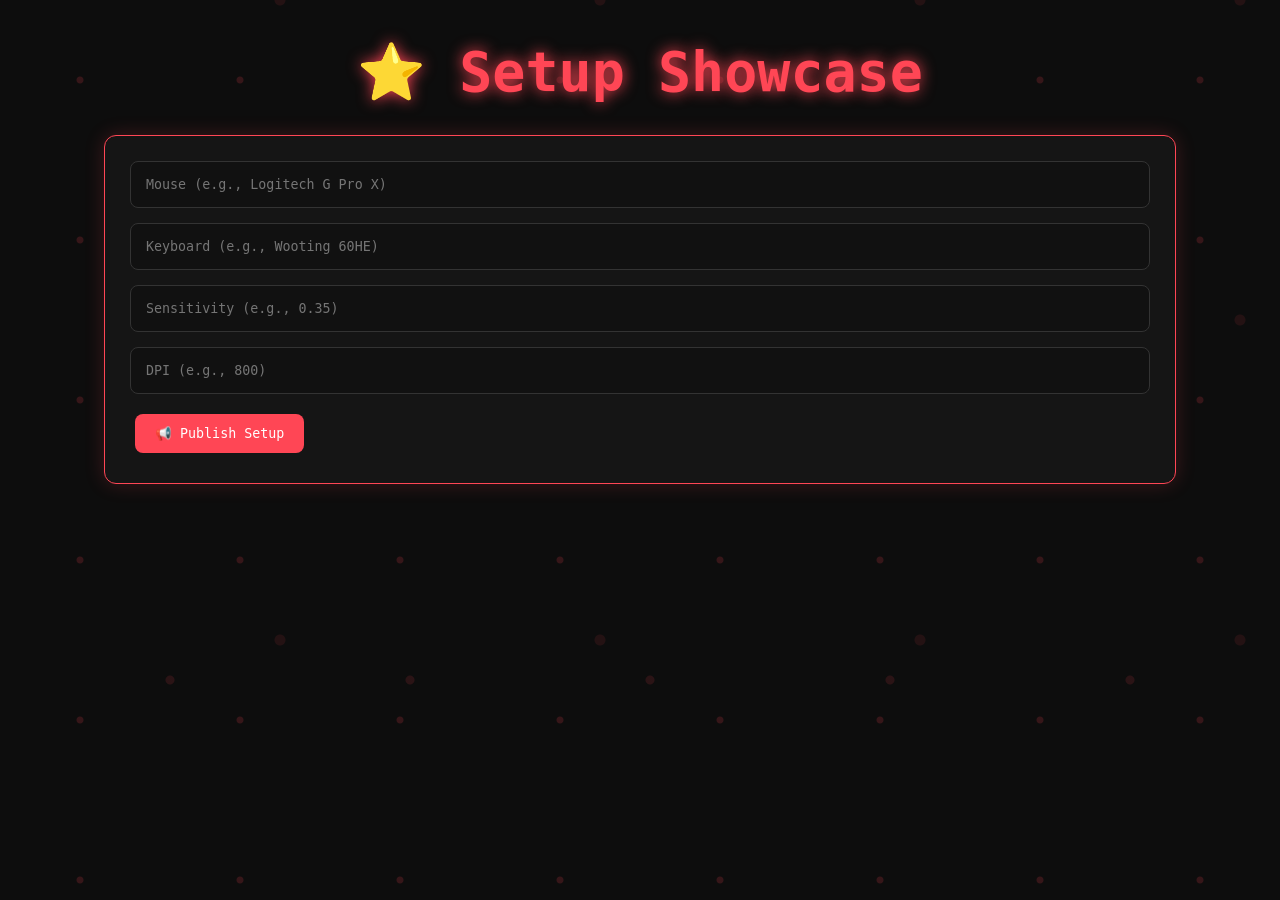
<file: pages/setupshowcase.html>
<!DOCTYPE html>
<html lang="en">
<head>
<meta charset="UTF-8">
<meta name="viewport" content="width=device-width, initial-scale=1.0">
<title>RadiantForge Setup Showcase</title>
<link rel="stylesheet" href="../style.css">
<style>
    * {
        margin: 0;
        padding: 0;
        box-sizing: border-box;
        font-family: 'Orbitron', monospace;
    }
    body {
        background: #0D0D0D;
        color: white;
        overflow-x: hidden;
        position: relative;
    }
    body::before {
        content: "";
        position: fixed;
        inset: 0;
        z-index: -1;
        pointer-events: none;
        background: radial-gradient(circle, rgba(255,70,85,0.35) 3px, transparent 4px),
                    radial-gradient(circle, rgba(255,70,85,0.25) 4px, transparent 5px),
                    radial-gradient(circle, rgba(255,70,85,0.20) 5px, transparent 6px);
        background-size: 160px 160px, 240px 240px, 320px 320px;
        background-position: 0 0, 50px 80px, 120px 160px;
        animation: moveParticles 20s linear infinite;
        opacity: 0.5;
    }
    @keyframes moveParticles {
        0% { transform: translate(0,0); }
        100% { transform: translate(-80px,-120px); }
    }
    .container {
        width: 90%;
        max-width: 1400px;
        margin: auto;
        padding: 40px;
    }
    .title {
        text-align: center;
        font-size: 55px;
        color: #FF4655;
        margin-bottom: 30px;
        text-shadow: 0 0 15px #FF4655;
    }
    .form-box {
        background: #151515;
        border: 1px solid #FF4655;
        padding: 25px;
        border-radius: 12px;
        margin-bottom: 40px;
        box-shadow: 0 0 20px rgba(255,70,85,0.2);
    }
    input {
        width: 100%;
        padding: 15px;
        margin-bottom: 15px;
        background: #111;
        border: 1px solid #333;
        color: white;
        border-radius: 8px;
    }
    button {
        background: #FF4655;
        color: white;
        border: none;
        padding: 12px 20px;
        cursor: pointer;
        border-radius: 8px;
        margin: 5px;
        transition: 0.3s;
    }
    button:hover {
        transform: scale(1.05);
        box-shadow: 0 0 15px #FF4655;
    }
    .setups {
        display: grid;
        grid-template-columns: repeat(auto-fit, minmax(340px, 1fr));
        gap: 25px;
    }
    .setup-card {
        background: #151515;
        border: 1px solid #FF4655;
        padding: 20px;
        border-radius: 16px;
        transition: 0.2s;
        box-shadow: 0 8px 20px rgba(0,0,0,0.5);
    }
    .setup-card:hover {
        transform: translateY(-5px);
        border-color: #ff7788;
    }
    .setup-card p {
        margin: 10px 0;
        color: #dddddd;
        font-size: 1rem;
    }
    .likes {
        margin-top: 12px;
        font-size: 1.2rem;
        color: #ff8888;
    }
    .comment-text {
        margin-top: 12px;
        padding: 10px;
        background: #0a0a0a;
        border-left: 3px solid #FF4655;
        border-radius: 8px;
        color: #cccccc;
        font-style: italic;
        word-break: break-word;
    }
    .button-group {
        display: flex;
        flex-wrap: wrap;
        gap: 10px;
        margin-top: 15px;
    }
    .button-group button {
        flex: 1;
        margin: 0;
        font-size: 0.9rem;
    }
    @media (max-width: 700px) {
        .container { padding: 20px; }
        .title { font-size: 35px; }
        .button-group button { padding: 8px 12px; }
    }
</style>
</head>
<body>
<div class="container">
    <h1 class="title">⭐ Setup Showcase</h1>
    <div class="form-box">
        <input id="mouse" placeholder="Mouse (e.g., Logitech G Pro X)" autocomplete="off">
        <input id="keyboard" placeholder="Keyboard (e.g., Wooting 60HE)">
        <input id="sensitivity" placeholder="Sensitivity (e.g., 0.35)">
        <input id="dpi" placeholder="DPI (e.g., 800)">
        <button onclick="addSetup()">📢 Publish Setup</button>
    </div>
    <div id="setups" class="setups"></div>
</div>

<script>
    let setups = JSON.parse(localStorage.getItem("rfSetups")) || [];

    function save() {
        localStorage.setItem("rfSetups", JSON.stringify(setups));
    }

    function escapeHtml(str) {
        if (!str) return "";
        return str.replace(/[&<>]/g, function(m) {
            if (m === '&') return '&amp;';
            if (m === '<') return '&lt;';
            if (m === '>') return '&gt;';
            return m;
        });
    }

    function render() {
        const container = document.getElementById("setups");
        container.innerHTML = "";
        setups.forEach((s, index) => {
            const commentHtml = s.comment ? `<div class="comment-text">✍️ "${escapeHtml(s.comment)}"</div>` : "";
            container.innerHTML += `
                <div class="setup-card">
                    <p>🖱 Mouse: ${escapeHtml(s.mouse)}</p>
                    <p>⌨ Keyboard: ${escapeHtml(s.keyboard)}</p>
                    <p>🎯 Sensitivity: ${escapeHtml(s.sensitivity)}</p>
                    <p>⚡ DPI: ${escapeHtml(s.dpi)}</p>
                    <div class="likes">❤️ ${s.likes}</div>
                    ${commentHtml}
                    <div class="button-group">
                        <button onclick="likeSetup(${index})">❤️ Like</button>
                        <button onclick="writeComment(${index})">✍️ Write</button>
                        <button onclick="removeSetup(${index})">🗑 Remove</button>
                    </div>
                </div>
            `;
        });
    }

    function addSetup() {
        const mouse = document.getElementById("mouse").value.trim();
        const keyboard = document.getElementById("keyboard").value.trim();
        const sensitivity = document.getElementById("sensitivity").value.trim();
        const dpi = document.getElementById("dpi").value.trim();

        if (mouse === "" && keyboard === "" && sensitivity === "" && dpi === "") {
            alert("Please fill at least one field to publish your setup!");
            return;
        }
        setups.push({
            mouse: mouse || "Not specified",
            keyboard: keyboard || "Not specified",
            sensitivity: sensitivity || "Not specified",
            dpi: dpi || "Not specified",
            likes: 0,
            comment: ""
        });
        save();
        render();
        // Clear form
        document.getElementById("mouse").value = "";
        document.getElementById("keyboard").value = "";
        document.getElementById("sensitivity").value = "";
        document.getElementById("dpi").value = "";
    }

    function likeSetup(index) {
        setups[index].likes++;
        save();
        render();
    }

    function writeComment(index) {
        let newComment = prompt("Write your comment or review about this setup:", setups[index].comment || "");
        if (newComment !== null) {
            setups[index].comment = newComment.trim() || "";
            save();
            render();
        }
    }

    function removeSetup(index) {
        if (confirm("Delete this setup permanently?")) {
            setups.splice(index, 1);
            save();
            render();
        }
    }

    render();
</script>
</body>
</html>
</file>
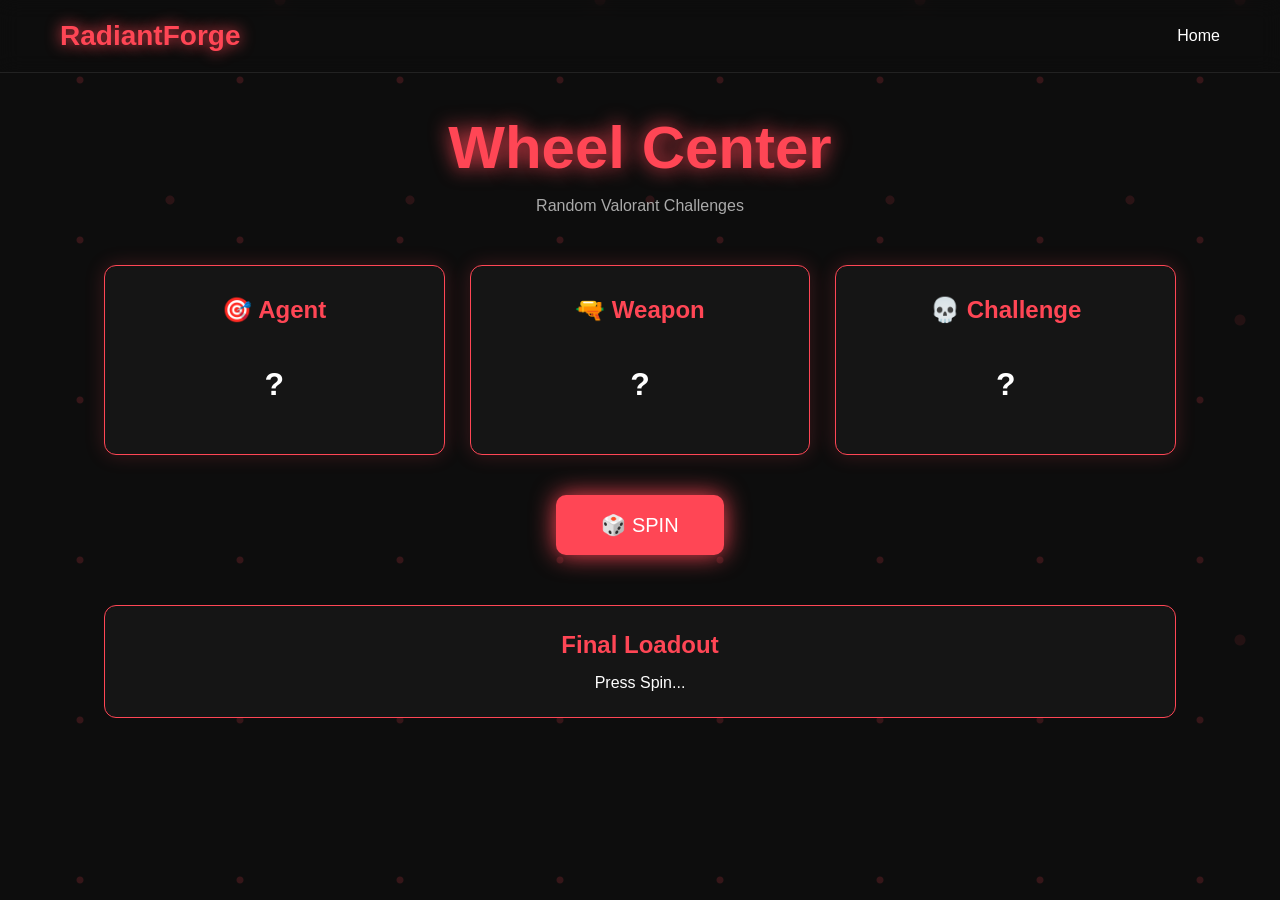
<file: pages/wheels.html>
<!DOCTYPE html>
<html lang="en">
<head>

<meta charset="UTF-8">
<meta name="viewport" content="width=device-width, initial-scale=1.0">

<title>RadiantForge Wheel Center</title>

<link rel="stylesheet" href="../style.css">

<style>

body{
background:#0D0D0D;
color:white;
font-family:Orbitron,sans-serif;
}

.container{
width:90%;
max-width:1200px;
margin:auto;
padding:40px;
text-align:center;
}

.title{
font-size:60px;
color:#FF4655;
text-shadow:0 0 20px #FF4655;
margin-bottom:15px;
}

.subtitle{
color:#aaa;
margin-bottom:50px;
}

.wheels{

display:grid;

grid-template-columns:
repeat(auto-fit,minmax(300px,1fr));

gap:25px;

}

.wheel-card{

background:#151515;

border:1px solid #FF4655;

padding:30px;

border-radius:12px;

box-shadow:0 0 20px rgba(255,70,85,.2);

}

.wheel-card h2{

color:#FF4655;

margin-bottom:20px;

}

.result{

font-size:32px;

height:80px;

display:flex;

justify-content:center;

align-items:center;

font-weight:bold;

}

.spin-btn{

margin-top:40px;

padding:18px 45px;

background:#FF4655;

border:none;

color:white;

font-size:20px;

cursor:pointer;

border-radius:10px;

box-shadow:0 0 25px #FF4655;

transition:.3s;

}

.spin-btn:hover{

transform:scale(1.08);

}

.final-box{

margin-top:50px;

background:#151515;

border:1px solid #FF4655;

padding:25px;

border-radius:12px;

}

.final-box h2{

color:#FF4655;

margin-bottom:15px;

}

</style>

</head>

<body>

<nav class="navbar">

<div class="logo">
RadiantForge
</div>

<ul class="nav-links">

<li>
<a href="../index.html">Home</a>
</li>

</ul>

</nav>

<div class="container">

<h1 class="title">
Wheel Center
</h1>

<p class="subtitle">
Random Valorant Challenges
</p>

<div class="wheels">

<div class="wheel-card">

<h2>
🎯 Agent
</h2>

<div
class="result"
id="agentResult">

?

</div>

</div>

<div class="wheel-card">

<h2>
🔫 Weapon
</h2>

<div
class="result"
id="weaponResult">

?

</div>

</div>

<div class="wheel-card">

<h2>
💀 Challenge
</h2>

<div
class="result"
id="challengeResult">

?

</div>

</div>

</div>

<button
class="spin-btn"
onclick="spinAll()">

🎲 SPIN

</button>

<div class="final-box">

<h2>
Final Loadout
</h2>

<p id="finalResult">

Press Spin...

</p>

</div>

</div>

<script>

const agents = [

"Jett",
"Reyna",
"Sova",
"Cypher",
"Omen",
"Killjoy",
"Fade",
"Viper",
"Brimstone",
"Phoenix",
"Yoru",
"Raze",
"Chamber",
"Skye",
"Harbor",
"Gekko",
"Deadlock",
"Iso",
"Clove"

];

const weapons = [

"Vandal",
"Phantom",
"Sheriff",
"Guardian",
"Operator",
"Judge",
"Bulldog",
"Spectre",
"Marshal",
"Classic"

];

const challenges = [

"Sheriff Only",
"Classic Only",
"No Abilities",
"Knife Only",
"Walk Only",
"Headshots Only",
"No Scope",
"Guardian Only",
"Marshal Only",
"Rush Every Round"

];

function animateWheel(
element,
array,
callback
){

let count = 0;

const interval = setInterval(()=>{

element.innerText =
array[
Math.floor(
Math.random()*array.length
)
];

count++;

if(count > 25){

clearInterval(interval);

const finalChoice =
array[
Math.floor(
Math.random()*array.length
)
];

element.innerText =
finalChoice;

callback(finalChoice);

}

},80);

}

function spinAll(){

let finalAgent;
let finalWeapon;
let finalChallenge;

animateWheel(
document.getElementById(
"agentResult"
),
agents,
(result)=>{

finalAgent=result;

}
);

animateWheel(
document.getElementById(
"weaponResult"
),
weapons,
(result)=>{

finalWeapon=result;

}
);

animateWheel(
document.getElementById(
"challengeResult"
),
challenges,
(result)=>{

finalChallenge=result;

setTimeout(()=>{

document.getElementById(
"finalResult"
).innerHTML =

"🎯 Agent: <b>" +
finalAgent +
"</b><br><br>" +

"🔫 Weapon: <b>" +
finalWeapon +
"</b><br><br>" +

"💀 Challenge: <b>" +
finalChallenge +
"</b>";

},250);

}
);

}

</script>

</body>
</html>
</file>
<file: style.css>
*{
margin:0;
padding:0;
box-sizing:border-box;
font-family:'Orbitron',sans-serif;
}

body{
background:#0b0b0b;
color:white;
overflow-x:hidden;
position:relative;
}

/* ===== MOVING UI BACKGROUND PARTICLES ===== */
body::before{
content:"";
position:fixed;
inset:0;
z-index:-1;
pointer-events:none;

background:
radial-gradient(circle, rgba(255,70,85,0.35) 3px, transparent 4px),
radial-gradient(circle, rgba(255,70,85,0.25) 4px, transparent 5px),
radial-gradient(circle, rgba(255,70,85,0.20) 5px, transparent 6px);

background-size:160px 160px, 240px 240px, 320px 320px;
background-position:0 0, 50px 80px, 120px 160px;

animation:moveParticles 20s linear infinite;
opacity:0.5;
}

/* حركة الخلفية */
@keyframes moveParticles{
0%{
transform:translate(0,0);
}
100%{
transform:translate(-80px,-120px);
}
}

/* NAV */
.navbar{
display:flex;
justify-content:space-between;
align-items:center;
padding:20px 60px;
border-bottom:1px solid #222;
backdrop-filter: blur(10px);
}

.logo{
font-size:28px;
font-weight:800;
color:#FF4655;
text-shadow:0 0 15px #FF4655;
}

.nav-links{
display:flex;
gap:25px;
list-style:none;
}

.nav-links a{
text-decoration:none;
color:white;
transition:.3s;
}

.nav-links a:hover{
color:#FF4655;
}

/* HERO */
.hero{
height:80vh;
display:flex;
flex-direction:column;
justify-content:center;
align-items:center;
text-align:center;
}

.hero h1{
font-size:80px;
color:#FF4655;
text-shadow:0 0 20px #FF4655;
}

.hero p{
font-size:22px;
margin-top:20px;
max-width:700px;
color:#cfcfcf;
}

.hero-btn{
margin-top:35px;
padding:15px 35px;
background:#FF4655;
border:none;
color:white;
font-size:18px;
cursor:pointer;
box-shadow:0 0 20px #FF4655;
transition:.3s;
}

.hero-btn:hover{
transform:scale(1.08);
}

/* FEATURES */
.features{
padding:80px 50px;
display:grid;
grid-template-columns:repeat(auto-fit,minmax(300px,1fr));
gap:30px;
}

.card{
background:#151515;
border:1px solid rgba(255,70,85,0.4);
padding:30px;
transition:.3s;
cursor:pointer;
position:relative;
overflow:hidden;
}

.card:hover{
transform:translateY(-10px) scale(1.03);
box-shadow:0 0 35px rgba(255,70,85,0.6);
}

/* shine effect */
.card::before{
content:"";
position:absolute;
top:-50%;
left:-50%;
width:200%;
height:200%;
background:linear-gradient(45deg,transparent,rgba(255,70,85,0.15),transparent);
animation:shine 6s linear infinite;
}

@keyframes shine{
0%{transform:rotate(0deg);}
100%{transform:rotate(360deg);}
}

.card h2{
color:#FF4655;
margin-bottom:15px;
position:relative;
z-index:2;
}

.card p{
line-height:1.7;
margin-bottom:20px;
color:#c9c9c9;
position:relative;
z-index:2;
}

.card button{
padding:12px 25px;
background:#FF4655;
border:none;
color:white;
cursor:pointer;
box-shadow:0 0 10px rgba(255,70,85,0.4);
position:relative;
z-index:2;
}

.card button:hover{
box-shadow:0 0 25px rgba(255,70,85,0.8);
transform:scale(1.05);
}

/* FOOTER */
footer{
margin-top:100px;
padding:40px;
text-align:center;
background:#111;
border-top:1px solid #222;
}

.footer-links a{
color:#FF4655;
margin:10px;
text-decoration:none;
}

/* COMMUNITY */
.community-modal{
display:none;
position:fixed;
inset:0;
background:rgba(0,0,0,.85);
backdrop-filter:blur(8px);
justify-content:center;
align-items:center;
}

.community-box{
width:90%;
max-width:700px;
background:linear-gradient(145deg,#0f0f0f,#1a0a0a);
border:2px solid #ff4655;
border-radius:24px;
padding:35px;
box-shadow:0 0 40px rgba(255,70,85,0.35);
animation:pop .25s ease-out;
}

@keyframes pop{
from{transform:scale(.9);opacity:0;}
to{transform:scale(1);opacity:1;}
}

.community-card{
display:flex;
gap:15px;
align-items:center;
padding:18px;
background:#141414;
border-radius:15px;
border:1px solid rgba(255,70,85,0.25);
transition:.3s;
}

.community-card:hover{
transform:translateY(-5px);
box-shadow:0 0 25px rgba(255,70,85,0.35);
}

.community-card span{
font-size:2rem;
color:#FF4655;
text-shadow:0 0 10px rgba(255,70,85,0.6);
}

.disabled{
opacity:.7;
cursor:not-allowed;
}

.close-community{
float:right;
font-size:30px;
cursor:pointer;
}

.forge-coming-soon{
text-align:center;
margin-top:30px;
color:#FF4655;
letter-spacing:2px;
}
</file>
